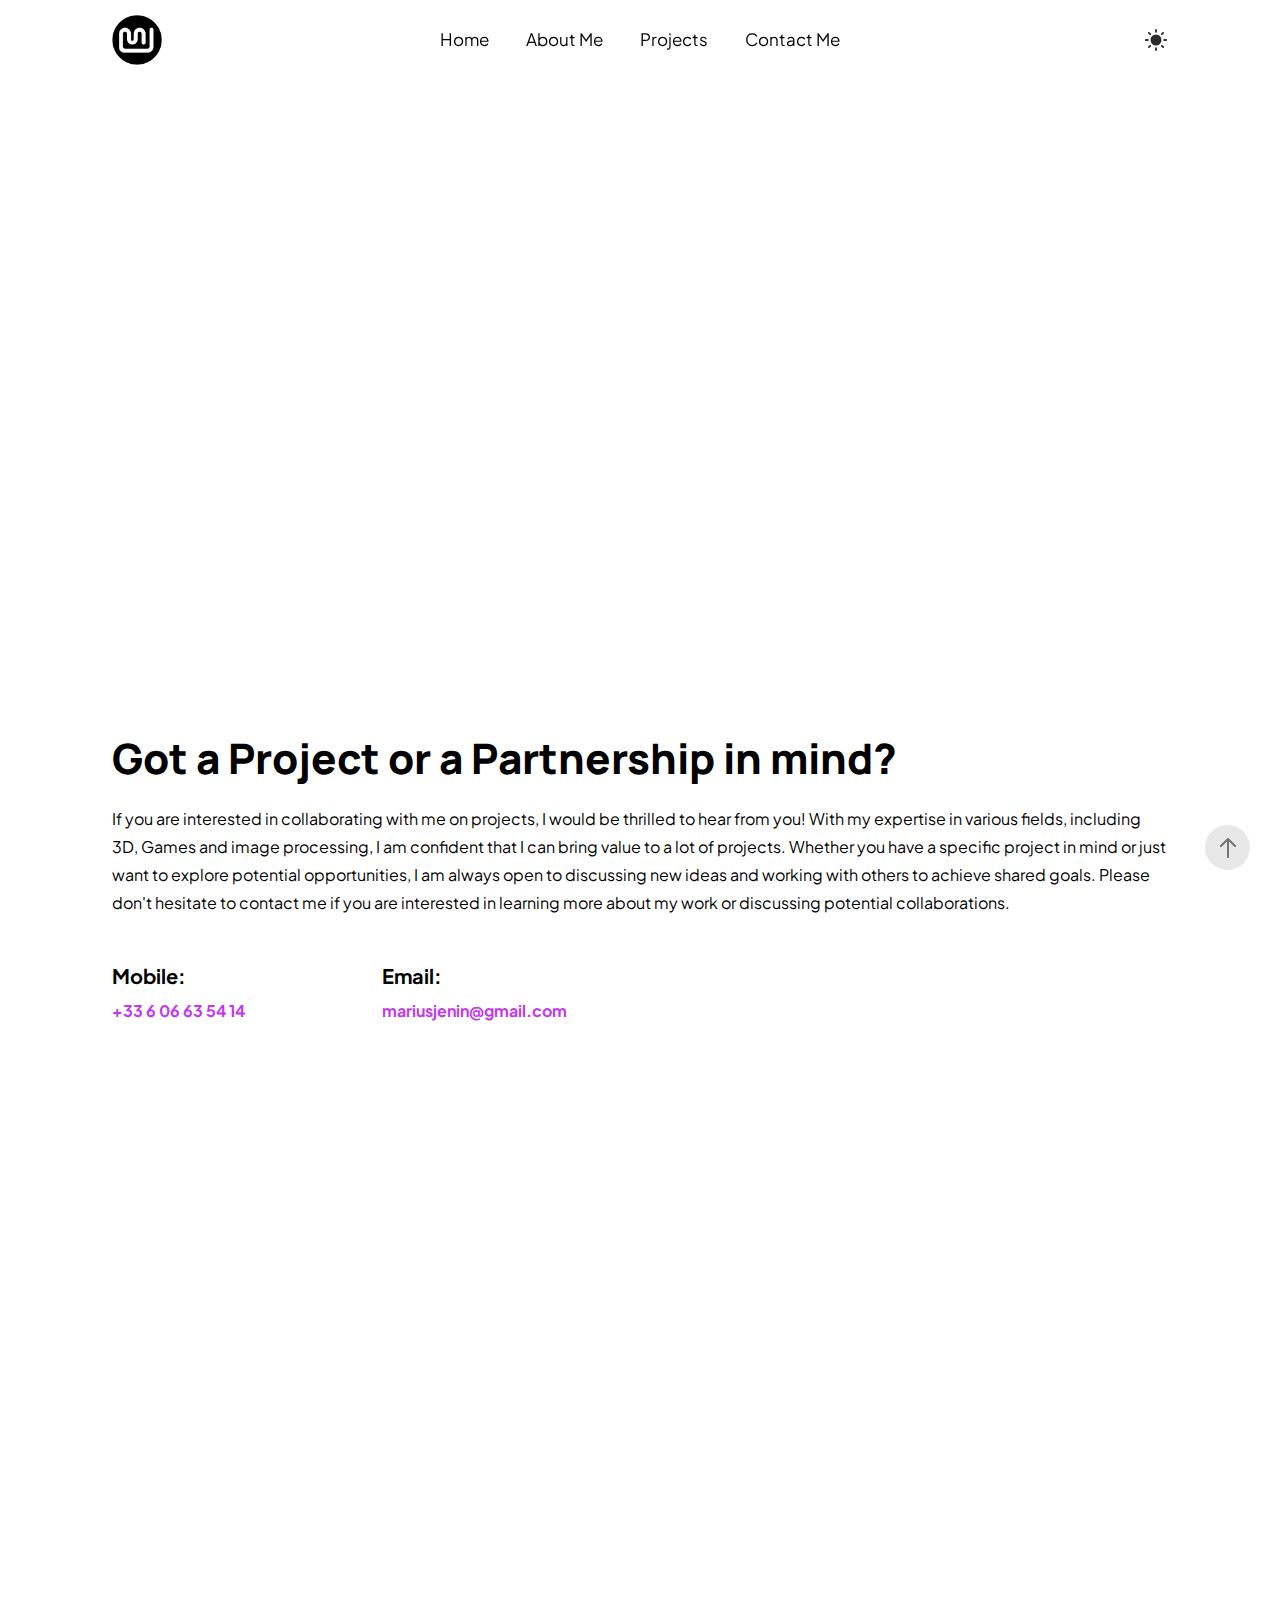
<file: contact.html>
<!DOCTYPE html>
<html lang="en">

<head>
    <meta charset="UTF-8">
    <meta http-equiv="X-UA-Compatible" content="IE=edge">
    <meta name="viewport" content="width=device-width, initial-scale=1.0">
    <title>Marius JENIN - Contact</title>
    <!--================= Favicon =================-->
    <link rel="shortcut icon" type="image/x-icon" href="assets/images/favicon.png">
    <!--================= Magnific Popup CSS =================-->
    <link rel="stylesheet" href="assets/css/vendor/bootstrap.min.css">
    <!--================= Magnific Popup CSS =================-->
    <link rel="stylesheet" href="assets/css/vendor/fontawesome-5.css">
    <!--================= Base CSS =================-->
    <link rel="stylesheet" href="assets/css/vendor/magnific-popup.css">
    <!--================= Inline CSS =================-->
    <link rel="stylesheet" href="assets/css/vendor/plyr.css">
    <!--================= Fontello CSS =================-->
    <link rel="stylesheet" href="assets/css/vendor/socicon.css">
    <!--================= Widgets CSS =================-->
    <link rel="stylesheet" href="assets/css/vendor/swiper.min.css">
    <!--================= Style CSS =================-->
    <link rel="stylesheet" href="assets/css/style.css">
</head>

<body data-theme="light" data-menu="fixed" data-footer-effect="on" data-footer-corners="on">
    <!--================= Header One Start =================-->
    <!--================= Sticky Menu Start Here =================-->
    <div class="main-header js-main-header auto-hide-header full-width menu-center header--sticky" data-blur="on">
        <div class="main-header__layout">
            <div class="container">
                <div class="main-header__inner p-none">
                    <div class="main-header__logo">
                        <div class="logo-dark">
                            <a href="index.html">
                                <img src="assets/images/logo/logo_light.png" alt="MJ">
                            </a>
                        </div>
                        <div class="logo-light">
                            <a href="index.html">
                                <img src="assets/images/logo/logo_dark.png" alt="MJ">
                            </a>
                        </div>
                    </div>

                    <nav class="main-header__nav js-main-header__nav main-header__default" id="header_container" aria-labelledby="primary-menu"></nav>

                    <div class="menuTrigger"></div>
                    <div class="main-header--widgets">
                        <div class="ms_theme_mode">
                            <div class="ms_tm--inner">
                                <div class="theme-toggle" id="theme-toggle">
                                    <input type="checkbox" id="switcher" class="check" checked="">
                                    <svg class="sun-and-moon" aria-hidden="true" width="24" height="24" viewBox="0 0 24 24">
                                        <mask class="moon" id="moon-mask">
                                            <rect x="0" y="0" width="100%" height="100%" fill="white"></rect>
                                            <circle cx="24" cy="10" r="6" fill="black"></circle>
                                        </mask>
                                        <circle class="sun" cx="12" cy="12" r="6" mask="url(#moon-mask)" fill="currentColor">
                                        </circle>
                                        <g class="sun-beams" stroke="currentColor">
                                            <line x1="12" y1="1" x2="12" y2="3"></line>
                                            <line x1="12" y1="21" x2="12" y2="23"></line>
                                            <line x1="4.22" y1="4.22" x2="5.64" y2="5.64"></line>
                                            <line x1="18.36" y1="18.36" x2="19.78" y2="19.78"></line>
                                            <line x1="1" y1="12" x2="3" y2="12"></line>
                                            <line x1="21" y1="12" x2="23" y2="12"></line>
                                            <line x1="4.22" y1="19.78" x2="5.64" y2="18.36"></line>
                                            <line x1="18.36" y1="5.64" x2="19.78" y2="4.22"></line>
                                        </g>
                                    </svg>
                                </div>
                            </div>
                        </div>
                    </div>

                    <button class="main-header__nav-trigger js-main-header__nav-trigger menu-default" aria-label="Toggle menu" aria-expanded="false" aria-controls="main-header-nav">
                        <span>Menu</span>
                        <i class="main-header__nav-trigger-icon" aria-hidden="true"></i>
                    </button>

                </div>
            </div>
        </div>
    </div>
    <!--================= Header End Here =================-->
    <!--================= Header One End =================-->
    <!--================= Mobile Menu Start Here =================-->

    <!--================= Mobile Menu Start Here =================-->

    <main class="ms-main">
        <div class="ms-page-content">
            <!--================= Banner Area Start =================-->
            <div class="contact-map-area">
                <div class="container">
                    <div class="row">

                        <div class="col-12">
                            <div class="contact-map-area-fluid">
                                <iframe class="contact-map" src="https://www.google.com/maps/embed?pb=!1m14!1m12!1m3!1d34626.33322154513!2d3.8846430941586463!3d43.610952652163!2m3!1f0!2f0!3f0!3m2!1i1024!2i768!4f13.1!5e0!3m2!1sfr!2sfr!4v1683149213988!5m2!1sfr!2sfr" style="border:0;" allowfullscreen="" loading="lazy" referrerpolicy="no-referrer-when-downgrade">
                                </iframe>
                            </div>
                        </div>
                    </div>
                </div>
            </div>
            <!--================= Banner Area End =================-->

            <!--================= Contact Area Start =================-->
            <div class="contact-area contact">
                <div class="container">
                    <div class="contact-area-inner">
                        <div class="row">
                            <div class="col-lg-12">
                                <div class="content">
                                    <h2 class="title">Got a Project or a Partnership in mind?</h2>
                                    <p class="desc">
                                        If you are interested in collaborating with me on projects, I would be thrilled
                                        to hear from you! With my expertise in various fields, including 3D, Games and
                                        image processing, I am confident that I can bring value to a lot of projects.
                                        Whether you have a specific project in mind or just want to explore potential
                                        opportunities, I am always open to discussing new ideas and working with others
                                        to achieve shared goals. Please don't hesitate to contact me if you are
                                        interested in learning more about my work or discussing potential collaborations.
                                    </p>
                                </div>
                                <div class="row contact">
                                    <div class="col-sm-6 col-xl-3 phone">
                                        <div class="fw-bold fs-5 my-2">Mobile:</div>
                                        <div><a href = "tel:+33606635414"><b>+33 6 06 63 54 14</b></a></div>
                                    </div>
                                    <div class="col-sm-6 col-xl-3 email">
                                        <div class="fw-bold fs-5 my-2">Email:</div>
                                        <div><a href = "mailto: mariusjenin@gmail.com"><b>mariusjenin@gmail.com</b></a></div>
                                    </div>
                                </div>
                            </div>
                        </div>
                    </div>
                </div>
            </div>
            <!--================= Contact Area End =================-->
        </div>
    </main>

    <!--================= Footer Area Start Here =================-->
    <footer id="footer_container" class="ms-footer ms-footer--template"></footer>
    <!--================= Footer Area End Here =================-->

    <!--================= Script Start Here =================-->
    <div class="back-to-top js-back-to-top">
        <div class="ms-btt--inner">
            <svg class="ms-btt-i" enable-background="new 0 0 96 96" height="96px" id="arrow_up" version="1.1" viewBox="0 0 96 96" width="96px" xml:space="preserve" xmlns="http://www.w3.org/2000/svg" xmlns:xlink="http://www.w3.org/1999/xlink">
                <path d="M52,84V21.656l21.457,21.456c1.561,1.562,4.095,1.562,5.656,0.001c1.562-1.562,1.562-4.096,0-5.658L50.829,9.172l0,0  c-0.186-0.186-0.391-0.352-0.609-0.498c-0.101-0.067-0.21-0.114-0.315-0.172c-0.124-0.066-0.242-0.142-0.373-0.195  c-0.135-0.057-0.275-0.089-0.415-0.129c-0.111-0.033-0.216-0.076-0.331-0.099C48.527,8.027,48.264,8,48.001,8l0,0  c-0.003,0-0.006,0.001-0.009,0.001c-0.259,0.001-0.519,0.027-0.774,0.078c-0.12,0.024-0.231,0.069-0.349,0.104  c-0.133,0.039-0.268,0.069-0.397,0.123c-0.139,0.058-0.265,0.136-0.396,0.208c-0.098,0.054-0.198,0.097-0.292,0.159  c-0.221,0.146-0.427,0.314-0.614,0.501L16.889,37.456c-1.562,1.562-1.562,4.095-0.001,5.657c1.562,1.562,4.094,1.562,5.658,0  L44,21.657V84c0,2.209,1.791,4,4,4S52,86.209,52,84z"></path>
            </svg>
        </div>
    </div>

    <!--================= jquery latest version =================-->
    <script src="assets/js/vendor/jquery.min.js"></script>
    <!--================= Load Header Footer =================-->
    <script src="assets/js/load_header_footer.js"></script>
    <!--================= fslightbox JS =================-->
    <script src="assets/js/vendor/fslightbox.js"></script>
    <!--================= Gsap JS =================-->
    <script src="assets/js/vendor/gsap.min.js"></script>
    <!--================= Isotop pkgd JS =================-->
    <script src="assets/js/vendor/isotope.pkgd.min.js"></script>
    <!--================= Isotop pkgd JS =================-->
    <script src="assets/js/vendor/imagesloaded.pkgd.min.js"></script>
    <!--================= Jarallax Video JS =================-->
    <script src="assets/js/vendor/jarallax-video.min.js"></script>
    <!--================= Jarallax JS =================-->
    <script src="assets/js/vendor/jarallax.min.js"></script>
    <!--================= Gallery JS =================-->
    <script src="assets/js/vendor/jquery.justifiedGallery.min.js"></script>
    <!--================= Miodernizr JS =================-->
    <script src="assets/js/vendor/modernizr.js"></script>
    <!--================= Plyr JS =================-->
    <script src="assets/js/vendor/plyr.js"></script>
    <!--================= Swiper Bundle JS =================-->
    <script src="assets/js/vendor/swiper-bundle.min.js"></script>
    <!--================= Bootstrap JS =================-->
    <script src="assets/js/vendor/bootstrap.min.js"></script>
    <!--================= Video JS =================-->
    <script src="assets/js/vendor/video-background.js"></script>
    <!--================= Main JS =================-->
    <script src="assets/js/main.js"></script>
    <!--================= Script End Here =================-->
    <script></script>
</body>

</html>
</file>
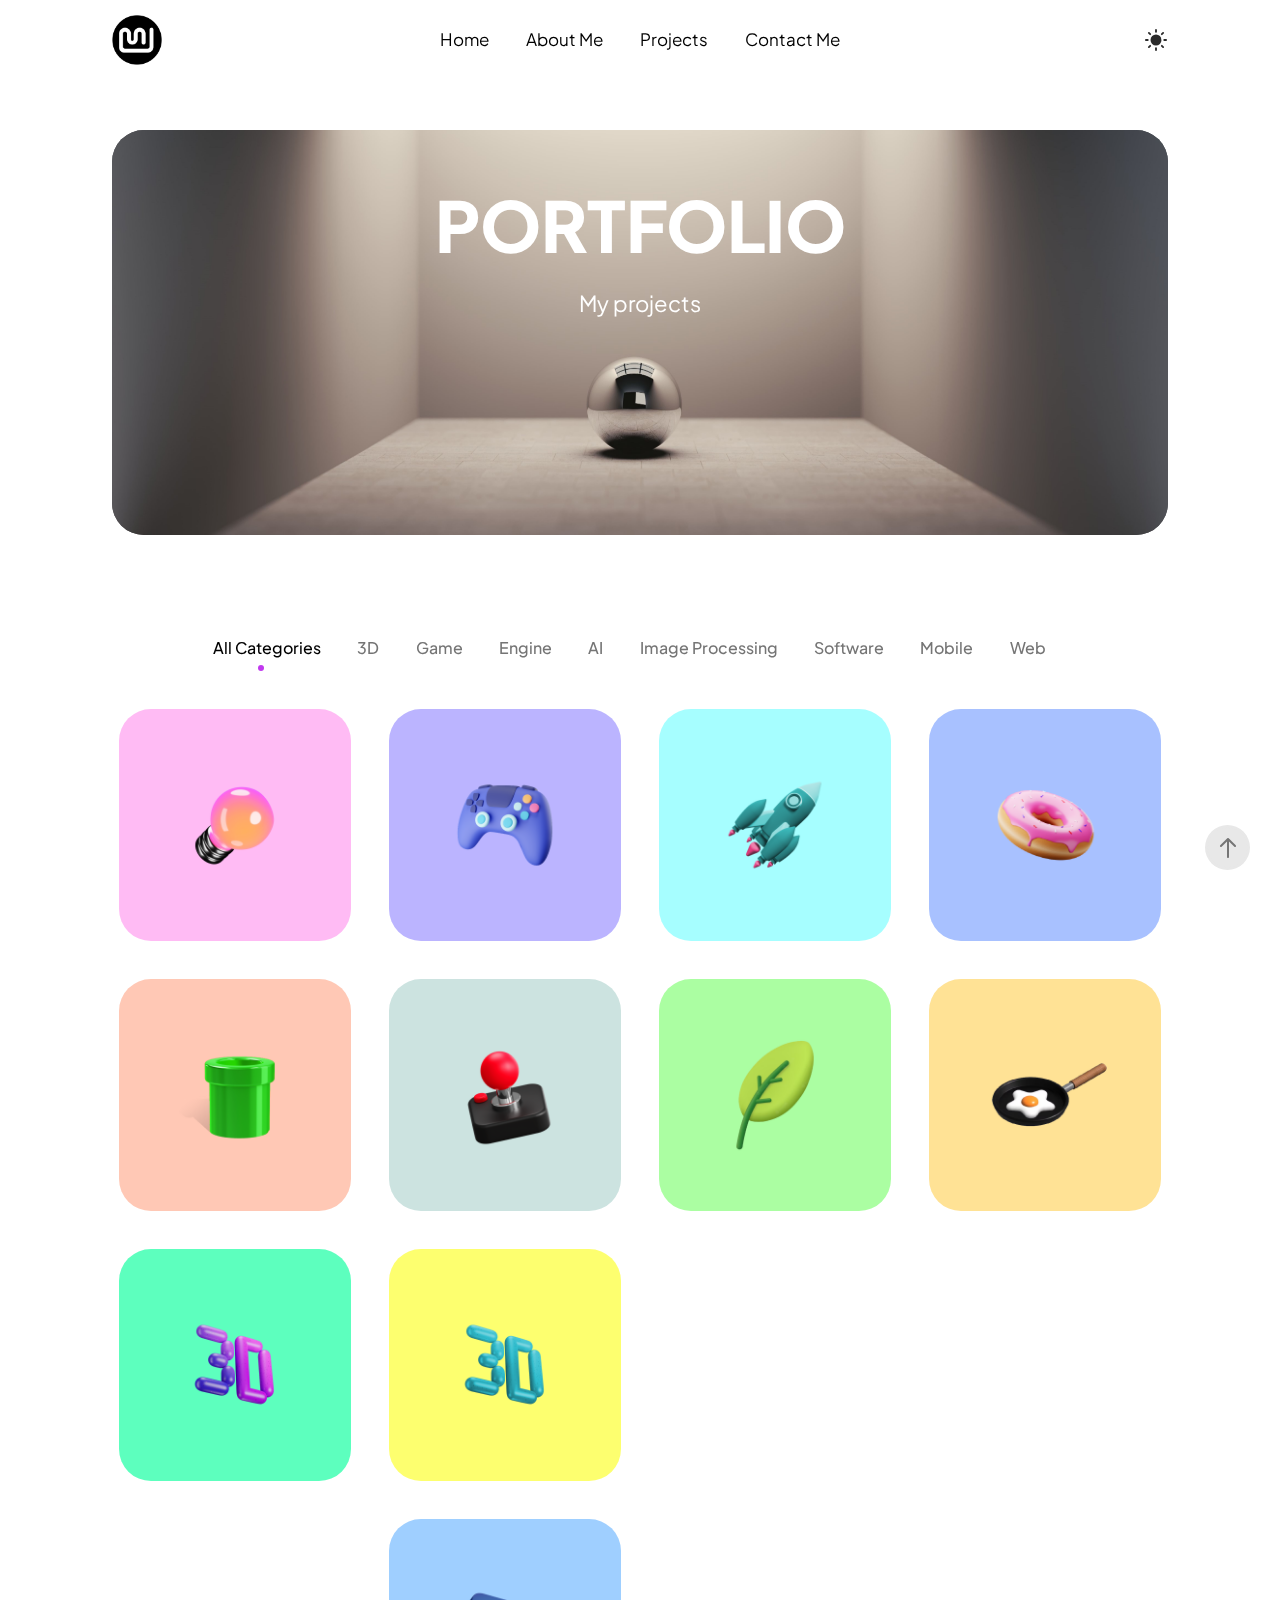
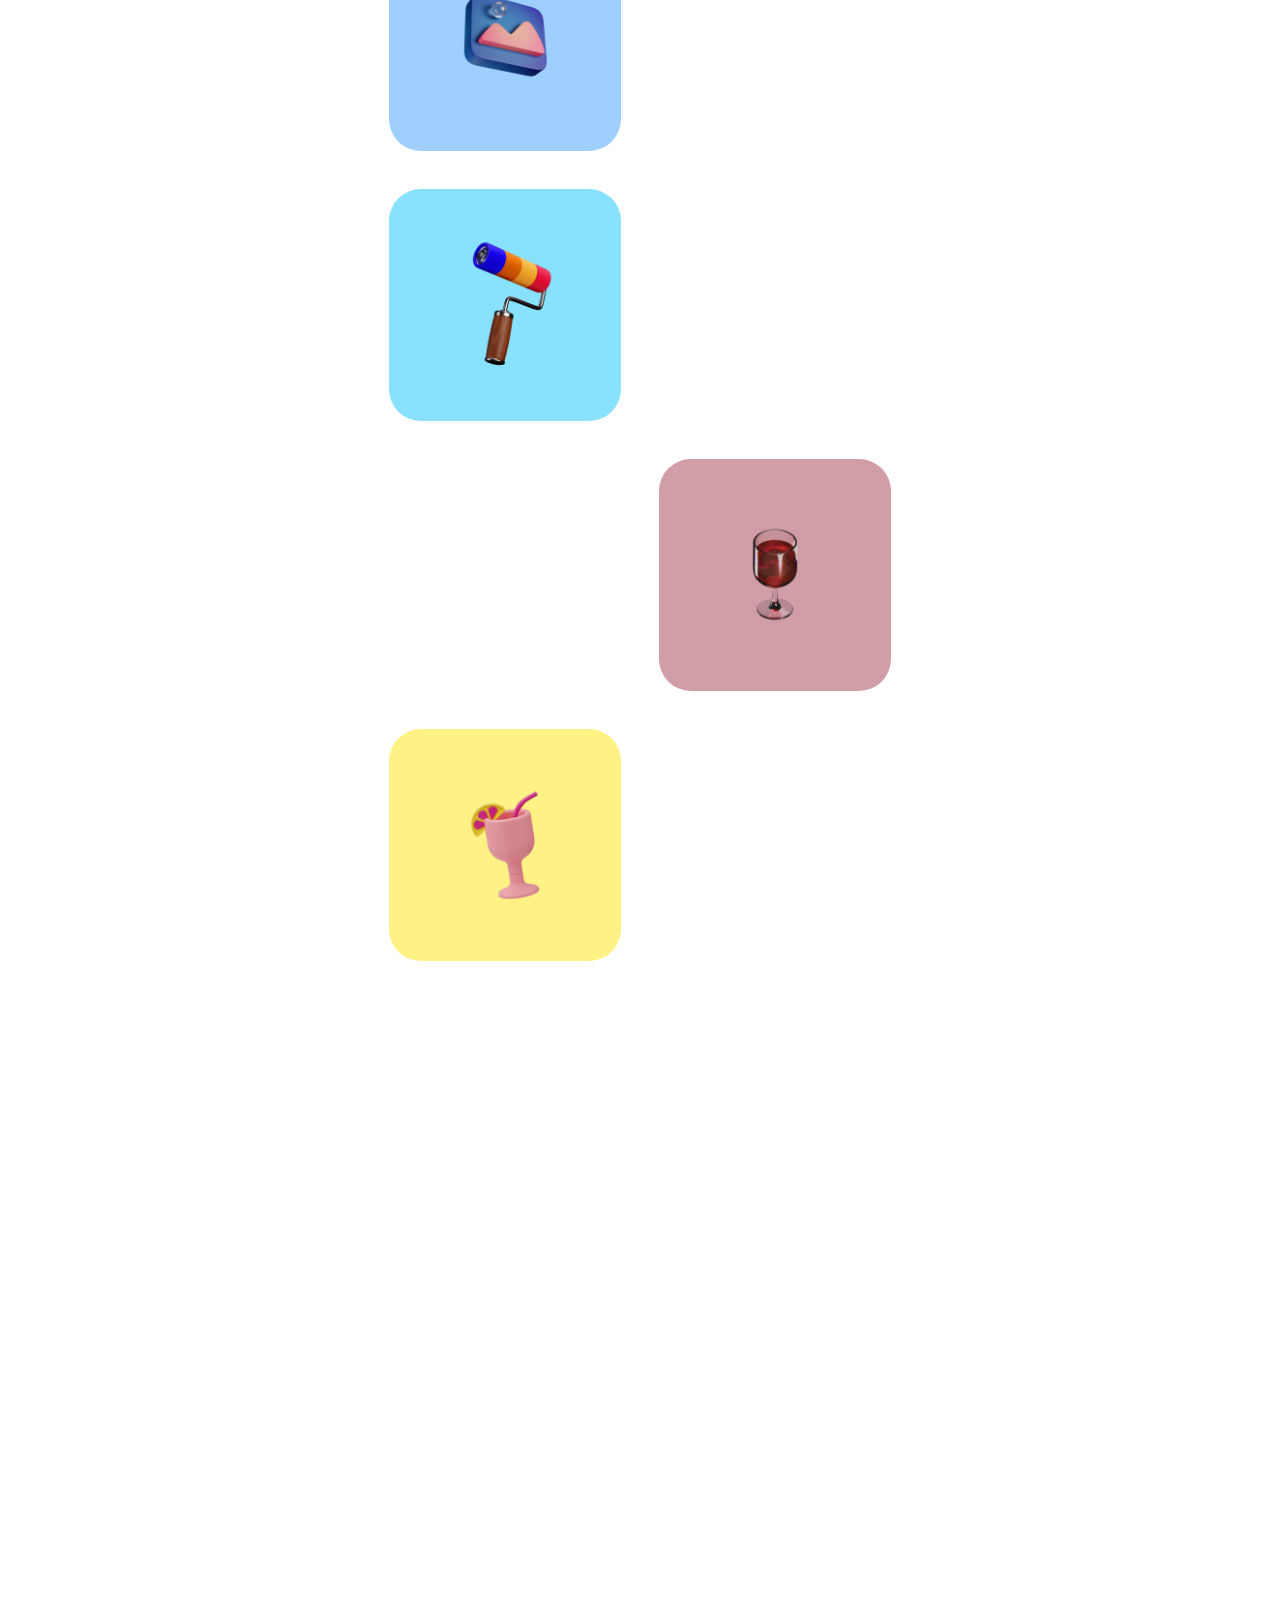
<file: projects.html>
<!DOCTYPE html>
<html lang="en">

<head>
    <meta charset="UTF-8">
    <meta http-equiv="X-UA-Compatible" content="IE=edge">
    <meta name="viewport" content="width=device-width, initial-scale=1.0">
    <title>Marius JENIN - Portfolio</title>
    <!--================= Favicon =================-->
    <link rel="shortcut icon" type="image/x-icon" href="assets/images/favicon.png">
    <!--================= Magnific Popup CSS =================-->
    <link rel="stylesheet" href="assets/css/vendor/bootstrap.min.css">
    <!--================= Magnific Popup CSS =================-->
    <link rel="stylesheet" href="assets/css/vendor/fontawesome-5.css">
    <!--================= Base CSS =================-->
    <link rel="stylesheet" href="assets/css/vendor/magnific-popup.css">
    <!--================= Inline CSS =================-->
    <link rel="stylesheet" href="assets/css/vendor/plyr.css">
    <!--================= Fontello CSS =================-->
    <link rel="stylesheet" href="assets/css/vendor/socicon.css">
    <!--================= Widgets CSS =================-->
    <link rel="stylesheet" href="assets/css/vendor/swiper.min.css">
    <!--================= Style CSS =================-->
    <link rel="stylesheet" href="assets/css/style.css">
</head>

<body class="masonry" data-theme="light" data-menu="fixed" data-footer-effect="on" data-footer-corners="on">
    <!--================= Header One Start =================-->
    <!--================= Sticky Menu Start Here =================-->
    <div class="main-header js-main-header auto-hide-header full-width menu-center header--sticky" data-blur="on">
        <div class="main-header__layout">
            <div class="container">
                <div class="main-header__inner p-none">
                    <div class="main-header__logo">
                        <div class="logo-dark">
                            <a href="index">
                                <img src="assets/images/logo/logo_light.png" alt="MJ">
                            </a>
                        </div>
                        <div class="logo-light">
                            <a href="index">
                                <img src="assets/images/logo/logo_dark.png" alt="MJ">
                            </a>
                        </div>
                    </div>

                    <nav class="main-header__nav js-main-header__nav main-header__default" id="header_container" aria-labelledby="primary-menu"></nav>

                    <div class="menuTrigger"></div>
                    <div class="main-header--widgets">
                        <div class="ms_theme_mode">
                            <div class="ms_tm--inner">
                                <div class="theme-toggle" id="theme-toggle">
                                    <input type="checkbox" id="switcher" class="check" checked="">
                                    <svg class="sun-and-moon" aria-hidden="true" width="24" height="24" viewBox="0 0 24 24">
                                        <mask class="moon" id="moon-mask">
                                            <rect x="0" y="0" width="100%" height="100%" fill="white"></rect>
                                            <circle cx="24" cy="10" r="6" fill="black"></circle>
                                        </mask>
                                        <circle class="sun" cx="12" cy="12" r="6" mask="url(#moon-mask)" fill="currentColor">
                                        </circle>
                                        <g class="sun-beams" stroke="currentColor">
                                            <line x1="12" y1="1" x2="12" y2="3"></line>
                                            <line x1="12" y1="21" x2="12" y2="23"></line>
                                            <line x1="4.22" y1="4.22" x2="5.64" y2="5.64"></line>
                                            <line x1="18.36" y1="18.36" x2="19.78" y2="19.78"></line>
                                            <line x1="1" y1="12" x2="3" y2="12"></line>
                                            <line x1="21" y1="12" x2="23" y2="12"></line>
                                            <line x1="4.22" y1="19.78" x2="5.64" y2="18.36"></line>
                                            <line x1="18.36" y1="5.64" x2="19.78" y2="4.22"></line>
                                        </g>
                                    </svg>
                                </div>
                            </div>
                        </div>
                    </div>

                    <button class="main-header__nav-trigger js-main-header__nav-trigger menu-default" aria-label="Toggle menu" aria-expanded="false" aria-controls="main-header-nav">
                        <span>Menu</span>
                        <i class="main-header__nav-trigger-icon" aria-hidden="true"></i>
                    </button>

                </div>
            </div>
        </div>
    </div>
    <!--================= Header End Here =================-->
    <!--================= Header One End =================-->
    <!--================= Mobile Menu Start Here =================-->

    <main class="ms-main single">
        <div class="ms-page-content main-isotop">
            <div class="container">
                <section class="ms-hero project">
                    <div class="ms-parallax jarallax-img" data-speed="0.7" data-type="scale">
                        <div class="ms-hc">
                            <div class="ms-hc--inner">
                                <h1 class="ms-hero-title">Portfolio </h1>
                                <p class="ms-hero-subtitle">My projects</p>
                            </div>
                        </div>
                    </div>
                </section>
            </div>
        </div>
        <div class="ms-portfolio-filter-area  project">
            <div class="container">
                <div class="button-group portfolio-filter filters-button-group">
                    <button class="button is-checked" data-filter="*">All Categories</button>
                    <button class="button" data-filter=".3d">3D</button>
                    <button class="button" data-filter=".game">Game</button>
                    <button class="button" data-filter=".engine">Engine</button>
                    <button class="button" data-filter=".ai">AI</button>
                    <button class="button" data-filter=".image_processing">Image Processing</button>
                    <button class="button" data-filter=".software">Software</button>
                    <button class="button" data-filter=".mobile">Mobile</button>
                    <button class="button" data-filter=".web">Web</button>
                </div>
                <div class="portfolio_wrap">
                    <div id="portfolio_content" class="filter grid-masonary row ms-masonry-gallery portfolio-feed">

                    </div>
                </div>
            </div>
        </div>

        <!-- Portfolio End -->
    </main>

    <!--================= Footer Area Start Here =================-->
    <footer id="footer_container" class="ms-footer ms-footer--template"></footer>
    <!--================= Footer Area End Here =================-->

    <!--================= Script Start Here =================-->
    <div class="back-to-top js-back-to-top">
        <div class="ms-btt--inner">
            <svg class="ms-btt-i" enable-background="new 0 0 96 96" height="96px" id="arrow_up" version="1.1" viewBox="0 0 96 96" width="96px" xml:space="preserve" xmlns="http://www.w3.org/2000/svg" xmlns:xlink="http://www.w3.org/1999/xlink">
                <path d="M52,84V21.656l21.457,21.456c1.561,1.562,4.095,1.562,5.656,0.001c1.562-1.562,1.562-4.096,0-5.658L50.829,9.172l0,0  c-0.186-0.186-0.391-0.352-0.609-0.498c-0.101-0.067-0.21-0.114-0.315-0.172c-0.124-0.066-0.242-0.142-0.373-0.195  c-0.135-0.057-0.275-0.089-0.415-0.129c-0.111-0.033-0.216-0.076-0.331-0.099C48.527,8.027,48.264,8,48.001,8l0,0  c-0.003,0-0.006,0.001-0.009,0.001c-0.259,0.001-0.519,0.027-0.774,0.078c-0.12,0.024-0.231,0.069-0.349,0.104  c-0.133,0.039-0.268,0.069-0.397,0.123c-0.139,0.058-0.265,0.136-0.396,0.208c-0.098,0.054-0.198,0.097-0.292,0.159  c-0.221,0.146-0.427,0.314-0.614,0.501L16.889,37.456c-1.562,1.562-1.562,4.095-0.001,5.657c1.562,1.562,4.094,1.562,5.658,0  L44,21.657V84c0,2.209,1.791,4,4,4S52,86.209,52,84z"></path>
            </svg>
        </div>
    </div>

    <!--================= jquery latest version =================-->
    <script src="assets/js/vendor/jquery.min.js"></script>
    <!--================= Load Header Footer =================-->
    <script src="assets/js/load_header_footer.js"></script>
    <!--================= Select Portfolio Category =================-->
    <script src="assets/js/load_portfolio.js"></script>
    <!--================= fslightbox JS =================-->
    <script src="assets/js/vendor/fslightbox.js"></script>
    <!--================= Gsap JS =================-->
    <script src="assets/js/vendor/gsap.min.js"></script>
    <!--================= Isotop pkgd JS =================-->
    <script src="assets/js/vendor/isotope.pkgd.min.js"></script>
    <!--================= Isotop pkgd JS =================-->
    <script src="assets/js/vendor/imagesloaded.pkgd.min.js"></script>
    <!--================= Jarallax Video JS =================-->
    <script src="assets/js/vendor/jarallax-video.min.js"></script>
    <!--================= Jarallax JS =================-->
    <script src="assets/js/vendor/jarallax.min.js"></script>
    <!--================= Gallery JS =================-->
    <script src="assets/js/vendor/jquery.justifiedGallery.min.js"></script>
    <!--================= Miodernizr JS =================-->
    <script src="assets/js/vendor/modernizr.js"></script>
    <!--================= Plyr JS =================-->
    <script src="assets/js/vendor/plyr.js"></script>
    <!--================= Swiper Bundle JS =================-->
    <script src="assets/js/vendor/swiper-bundle.min.js"></script>
    <!--================= Bootstrap JS =================-->
    <script src="assets/js/vendor/bootstrap.min.js"></script>
    <!--================= Video JS =================-->
    <script src="assets/js/vendor/video-background.js"></script>
    <!--================= Main JS =================-->
    <script src="assets/js/main.js"></script>
    <!--================= Select Portfolio Category =================-->
    <script src="assets/js/select_portfolio_category.js"></script>
    <!--================= Script End Here =================-->
</body>

</html>
</file>
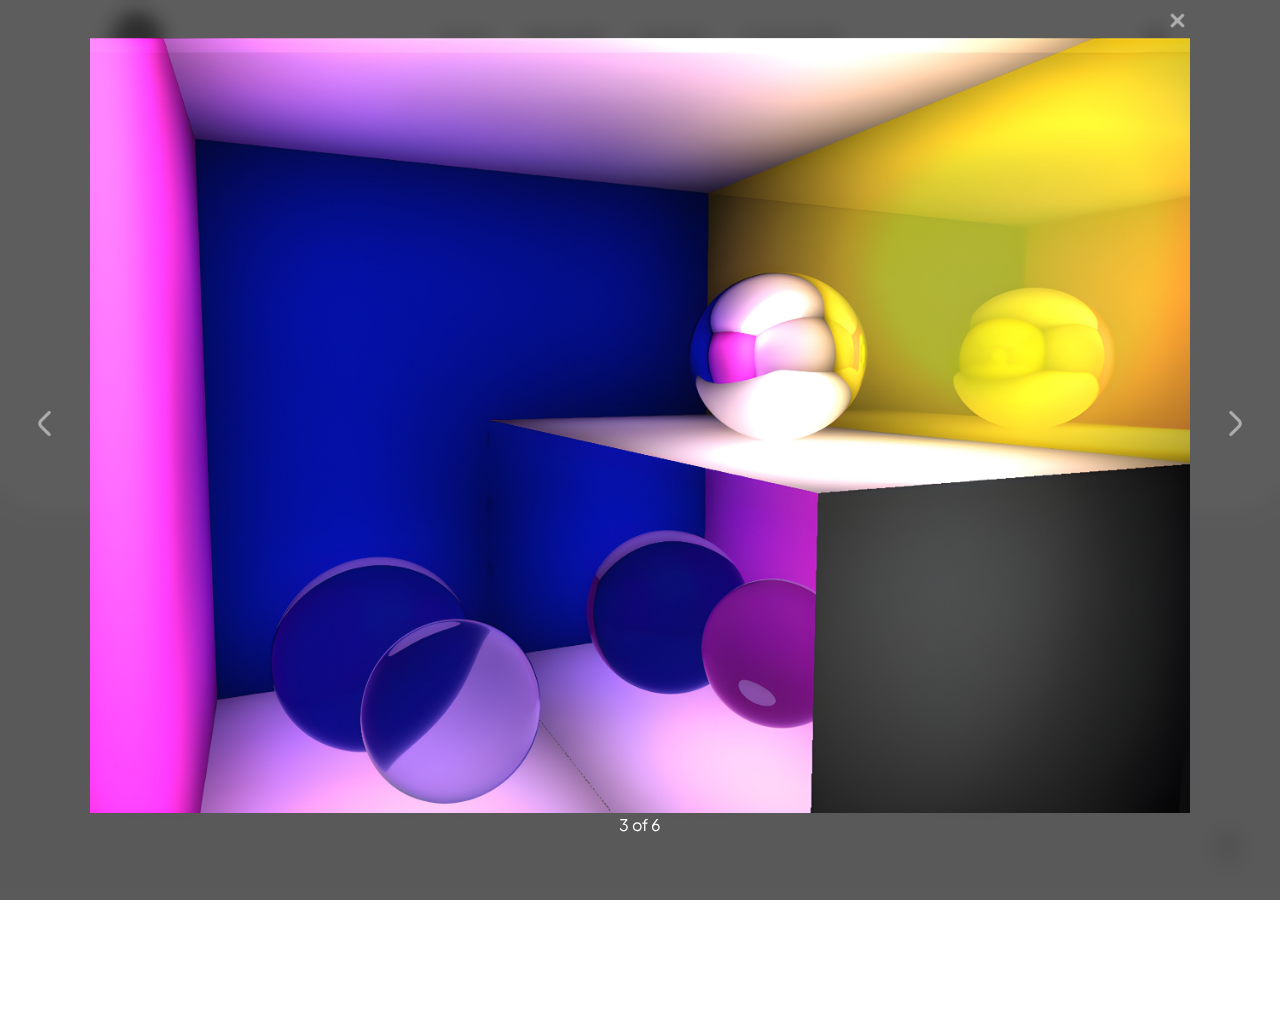
<file: test.html>
<!DOCTYPE html>
<html lang="en">

<head>
    <meta charset="UTF-8">
    <meta http-equiv="X-UA-Compatible" content="IE=edge">
    <meta name="viewport" content="width=device-width, initial-scale=1.0">
    <title>Marius JENIN - Contact</title>
    <!--================= Favicon =================-->
    <link rel="shortcut icon" type="image/x-icon" href="assets/images/favicon.png">
    <!--================= Magnific Popup CSS =================-->
    <link rel="stylesheet" href="assets/css/vendor/bootstrap.min.css">
    <!--================= Magnific Popup CSS =================-->
    <link rel="stylesheet" href="assets/css/vendor/fontawesome-5.css">
    <!--================= Base CSS =================-->
    <link rel="stylesheet" href="assets/css/vendor/magnific-popup.css">
    <!--================= Inline CSS =================-->
    <link rel="stylesheet" href="assets/css/vendor/plyr.css">
    <!--================= Fontello CSS =================-->
    <link rel="stylesheet" href="assets/css/vendor/socicon.css">
    <!--================= Widgets CSS =================-->
    <link rel="stylesheet" href="assets/css/vendor/swiper.min.css">
    <!--================= Style CSS =================-->
    <link rel="stylesheet" href="assets/css/style.css">
</head>

<body style="width: 100%; height: 100vh; overflow: hidden" data-theme="light" data-menu="fixed" data-footer-effect="on" data-footer-corners="on">
    <!--================= Header One Start =================-->
    <!--================= Sticky Menu Start Here =================-->
    <div class="main-header js-main-header auto-hide-header full-width menu-center header--sticky" data-blur="on">
        <div class="main-header__layout">
            <div class="container">
                <div class="main-header__inner p-none">
                    <div class="main-header__logo">
                        <div class="logo-dark">
                            <a href="index.html">
                                <img src="assets/images/logo/logo_light.png" alt="MJ">
                            </a>
                        </div>
                        <div class="logo-light">
                            <a href="index.html">
                                <img src="assets/images/logo/logo_dark.png" alt="MJ">
                            </a>
                        </div>
                    </div>

                    <nav class="main-header__nav js-main-header__nav main-header__default" id="header_container" aria-labelledby="primary-menu"></nav>

                    <div class="menuTrigger"></div>
                    <div class="main-header--widgets">
                        <div class="ms_theme_mode">
                            <div class="ms_tm--inner">
                                <div class="theme-toggle" id="theme-toggle">
                                    <input type="checkbox" id="switcher" class="check" checked="">
                                    <svg class="sun-and-moon" aria-hidden="true" width="24" height="24" viewBox="0 0 24 24">
                                        <mask class="moon" id="moon-mask">
                                            <rect x="0" y="0" width="100%" height="100%" fill="white"></rect>
                                            <circle cx="24" cy="10" r="6" fill="black"></circle>
                                        </mask>
                                        <circle class="sun" cx="12" cy="12" r="6" mask="url(#moon-mask)" fill="currentColor">
                                        </circle>
                                        <g class="sun-beams" stroke="currentColor">
                                            <line x1="12" y1="1" x2="12" y2="3"></line>
                                            <line x1="12" y1="21" x2="12" y2="23"></line>
                                            <line x1="4.22" y1="4.22" x2="5.64" y2="5.64"></line>
                                            <line x1="18.36" y1="18.36" x2="19.78" y2="19.78"></line>
                                            <line x1="1" y1="12" x2="3" y2="12"></line>
                                            <line x1="21" y1="12" x2="23" y2="12"></line>
                                            <line x1="4.22" y1="19.78" x2="5.64" y2="18.36"></line>
                                            <line x1="18.36" y1="5.64" x2="19.78" y2="4.22"></line>
                                        </g>
                                    </svg>
                                </div>
                            </div>
                        </div>
                    </div>

                    <button class="main-header__nav-trigger js-main-header__nav-trigger menu-default" aria-label="Toggle menu" aria-expanded="false" aria-controls="main-header-nav">
                        <span>Menu</span>
                        <i class="main-header__nav-trigger-icon" aria-hidden="true"></i>
                    </button>

                </div>
            </div>
        </div>
    </div>
    <!--================= Header End Here =================-->
    <!--================= Header One End =================-->
    <!--================= Mobile Menu Start Here =================-->

    <!--================= Mobile Menu Start Here =================-->

    <main class="ms-main">
        <div class="ms-page-content">
            <!--================= Contact Area Start =================-->
            <div class="contact-area contact">
                <div class="container">
                    <div class="contact-area-inner">
                        <div class="row">
                            <div class="col-lg-12">
                                <div class="content">
                                    <h2 class="title">Got a Project or a Partnership in mind?</h2>
                                    <p class="desc">
                                        If you are interested in collaborating with me on projects, I would be thrilled
                                        to hear from you! With my expertise in various fields, including 3D, Games and
                                        image processing, I am confident that I can bring value to a lot of projects.
                                        Whether you have a specific project in mind or just want to explore potential
                                        opportunities, I am always open to discussing new ideas and working with others
                                        to achieve shared goals. Please don't hesitate to contact me if you are
                                        interested in learning more about my work or discussing potential collaborations.
                                    </p>
                                </div>
                                <div class="row contact">
                                    <div class="col-sm-6 col-xl-3 phone">
                                        <div class="fw-bold fs-5 my-2">Mobile:</div>
                                        <div><a href = "tel:+33606635414"><b>+33 6 06 63 54 14</b></a></div>
                                    </div>
                                    <div class="col-sm-6 col-xl-3 email">
                                        <div class="fw-bold fs-5 my-2">Email:</div>
                                        <div><a href = "mailto: mariusjenin@gmail.com"><b>mariusjenin@gmail.com</b></a></div>
                                    </div>
                                </div>
                            </div>
                        </div>
                    </div>
                </div>
            </div>
            <!--================= Contact Area End =================-->
        </div>
    </main>

    <!--================= Footer Area Start Here =================-->
    <footer id="footer_container" class="ms-footer ms-footer--template"></footer>
    <!--================= Footer Area End Here =================-->

    <!--================= Script Start Here =================-->
    <div class="back-to-top js-back-to-top">
        <div class="ms-btt--inner">
            <svg class="ms-btt-i" enable-background="new 0 0 96 96" height="96px" id="arrow_up" version="1.1" viewBox="0 0 96 96" width="96px" xml:space="preserve" xmlns="http://www.w3.org/2000/svg" xmlns:xlink="http://www.w3.org/1999/xlink">
                <path d="M52,84V21.656l21.457,21.456c1.561,1.562,4.095,1.562,5.656,0.001c1.562-1.562,1.562-4.096,0-5.658L50.829,9.172l0,0  c-0.186-0.186-0.391-0.352-0.609-0.498c-0.101-0.067-0.21-0.114-0.315-0.172c-0.124-0.066-0.242-0.142-0.373-0.195  c-0.135-0.057-0.275-0.089-0.415-0.129c-0.111-0.033-0.216-0.076-0.331-0.099C48.527,8.027,48.264,8,48.001,8l0,0  c-0.003,0-0.006,0.001-0.009,0.001c-0.259,0.001-0.519,0.027-0.774,0.078c-0.12,0.024-0.231,0.069-0.349,0.104  c-0.133,0.039-0.268,0.069-0.397,0.123c-0.139,0.058-0.265,0.136-0.396,0.208c-0.098,0.054-0.198,0.097-0.292,0.159  c-0.221,0.146-0.427,0.314-0.614,0.501L16.889,37.456c-1.562,1.562-1.562,4.095-0.001,5.657c1.562,1.562,4.094,1.562,5.658,0  L44,21.657V84c0,2.209,1.791,4,4,4S52,86.209,52,84z"></path>
            </svg>
        </div>
    </div>

    <!--================= jquery latest version =================-->
    <script src="assets/js/vendor/jquery.min.js"></script>
    <!--================= Load Header Footer =================-->
    <script src="assets/js/load_header_footer.js"></script>
    <!--================= fslightbox JS =================-->
    <script src="assets/js/vendor/fslightbox.js"></script>
    <!--================= Gsap JS =================-->
    <script src="assets/js/vendor/gsap.min.js"></script>
    <!--================= Isotop pkgd JS =================-->
    <script src="assets/js/vendor/isotope.pkgd.min.js"></script>
    <!--================= Isotop pkgd JS =================-->
    <script src="assets/js/vendor/imagesloaded.pkgd.min.js"></script>
    <!--================= Jarallax Video JS =================-->
    <script src="assets/js/vendor/jarallax-video.min.js"></script>
    <!--================= Jarallax JS =================-->
    <script src="assets/js/vendor/jarallax.min.js"></script>
    <!--================= Gallery JS =================-->
    <script src="assets/js/vendor/jquery.justifiedGallery.min.js"></script>
    <!--================= Miodernizr JS =================-->
    <script src="assets/js/vendor/modernizr.js"></script>
    <!--================= Plyr JS =================-->
    <script src="assets/js/vendor/plyr.js"></script>
    <!--================= Swiper Bundle JS =================-->
    <script src="assets/js/vendor/swiper-bundle.min.js"></script>
    <!--================= Bootstrap JS =================-->
    <script src="assets/js/vendor/bootstrap.min.js"></script>
    <!--================= Video JS =================-->
    <script src="assets/js/vendor/video-background.js"></script>
    <!--================= Main JS =================-->
    <script src="assets/js/main.js"></script>
    <!--================= Script End Here =================-->
    <script></script>
    <div id="modal_window" class="">
        <div onclick="console.log('aaa')" id="modal_window_bg"></div>
        <div id="modal_content" class="d-flex flex-row align-items-center justify-content-between py-2">
            <div class="btn_modal text-center">
                <img src="assets/images/modal/left.png" class="icon_btn_modal" alt="left btn">
            </div>
            <figure class="d-flex flex-column justify-content-center figure_modal">
                <div class="btn_leave_modal">
                    <img src="assets/images/modal/cross.png" class="icon_btn_modal icon_btn_leave_modal" alt="leave modal">
                </div>
                <img src="assets/projects/photonear/render_1.png" id="img_modal" alt="modal image">
                <figcaption class="text-center text-white figure_caption">3 of 6</figcaption>
            </figure>
            <div class="btn_modal text-center">
                <img src="assets/images/modal/right.png" class="icon_btn_modal" alt="left btn">
            </div>
        </div>
    </div>
</body>

</html>
</file>
<file: assets/css/vendor/plyr.css>
@charset "UTF-8";@-webkit-keyframes plyr-progress{to{background-position:25px 0;background-position:var(--plyr-progress-loading-size,25px) 0}}@keyframes plyr-progress{to{background-position:25px 0;background-position:var(--plyr-progress-loading-size,25px) 0}}@-webkit-keyframes plyr-popup{0%{opacity:.5;-webkit-transform:translateY(10px);transform:translateY(10px)}to{opacity:1;-webkit-transform:translateY(0);transform:translateY(0)}}@keyframes plyr-popup{0%{opacity:.5;-webkit-transform:translateY(10px);transform:translateY(10px)}to{opacity:1;-webkit-transform:translateY(0);transform:translateY(0)}}@-webkit-keyframes plyr-fade-in{0%{opacity:0}to{opacity:1}}@keyframes plyr-fade-in{0%{opacity:0}to{opacity:1}}.plyr{-moz-osx-font-smoothing:grayscale;-webkit-font-smoothing:antialiased;-webkit-box-align:center;-webkit-align-items:center;-ms-flex-align:center;align-items:center;direction:ltr;display:-webkit-box;display:-webkit-flex;display:-ms-flexbox;display:flex;-webkit-box-orient:vertical;-webkit-box-direction:normal;-webkit-flex-direction:column;-ms-flex-direction:column;flex-direction:column;font-family:inherit;font-family:var(--plyr-font-family,inherit);font-variant-numeric:tabular-nums;font-weight:400;font-weight:var(--plyr-font-weight-regular,400);line-height:1.7;line-height:var(--plyr-line-height,1.7);max-width:100%;min-width:200px;position:relative;text-shadow:none;-webkit-transition:-webkit-box-shadow .3s ease;transition:-webkit-box-shadow .3s ease;-o-transition:box-shadow .3s ease;transition:box-shadow .3s ease;transition:box-shadow .3s ease, -webkit-box-shadow .3s ease;z-index:0}.plyr audio,.plyr iframe,.plyr video{display:block;height:100%;width:100%}.plyr button{font:inherit;line-height:inherit;width:auto}.plyr:focus{outline:0}.plyr--full-ui{-webkit-box-sizing:border-box;box-sizing:border-box}.plyr--full-ui *,.plyr--full-ui :after,.plyr--full-ui :before{-webkit-box-sizing:inherit;box-sizing:inherit}.plyr--full-ui a,.plyr--full-ui button,.plyr--full-ui input,.plyr--full-ui label{-ms-touch-action:manipulation;touch-action:manipulation}.plyr__badge{background:#4a5464;background:var(--plyr-badge-background,#4a5464);border-radius:2px;border-radius:var(--plyr-badge-border-radius,2px);color:#fff;color:var(--plyr-badge-text-color,#fff);font-size:9px;font-size:var(--plyr-font-size-badge,9px);line-height:1;padding:3px 4px}.plyr--full-ui ::-webkit-media-text-track-container{display:none}.plyr__captions{-webkit-animation:plyr-fade-in .3s ease;animation:plyr-fade-in .3s ease;bottom:0;display:none;font-size:13px;font-size:var(--plyr-font-size-small,13px);left:0;padding:10px;padding:var(--plyr-control-spacing,10px);position:absolute;text-align:center;-webkit-transition:-webkit-transform .4s ease-in-out;transition:-webkit-transform .4s ease-in-out;-o-transition:transform .4s ease-in-out;transition:transform .4s ease-in-out;transition:transform .4s ease-in-out, -webkit-transform .4s ease-in-out;width:100%}.plyr__captions span:empty{display:none}@media(min-width:480px){.plyr__captions{font-size:15px;font-size:var(--plyr-font-size-base,15px);padding:20px;padding:calc(var(--plyr-control-spacing,10px)*2)}}@media(min-width:768px){.plyr__captions{font-size:18px;font-size:var(--plyr-font-size-large,18px)}}.plyr--captions-active .plyr__captions{display:block}.plyr:not(.plyr--hide-controls) .plyr__controls:not(:empty)~.plyr__captions{-webkit-transform:translateY(-40px);-ms-transform:translateY(-40px);transform:translateY(-40px);-webkit-transform:translateY(calc(var(--plyr-control-spacing,10px)*-4));-ms-transform:translateY(calc(var(--plyr-control-spacing,10px)*-4));transform:translateY(calc(var(--plyr-control-spacing,10px)*-4))}.plyr__caption{background:rgba(0,0,0,.8);background:var(--plyr-captions-background,rgba(0,0,0,.8));border-radius:2px;-webkit-box-decoration-break:clone;box-decoration-break:clone;color:#fff;color:var(--plyr-captions-text-color,#fff);line-height:185%;padding:.2em .5em;white-space:pre-wrap}.plyr__caption div{display:inline}.plyr__control{background:0 0;border:0;border-radius:3px;border-radius:var(--plyr-control-radius,3px);color:inherit;cursor:pointer;-webkit-flex-shrink:0;-ms-flex-negative:0;flex-shrink:0;overflow:visible;padding:7px;padding:calc(var(--plyr-control-spacing,10px)*.7);position:relative;-webkit-transition:all .3s ease;-o-transition:all .3s ease;transition:all .3s ease}.plyr__control svg{fill:currentColor;display:block;height:18px;height:var(--plyr-control-icon-size,18px);pointer-events:none;width:18px;width:var(--plyr-control-icon-size,18px)}.plyr__control:focus{outline:0}.plyr__control.plyr__tab-focus{outline:3px dotted #00b3ff;outline:var(--plyr-tab-focus-color,var(--plyr-color-main,var(--plyr-color-main,#00b3ff))) dotted 3px;outline-offset:2px}a.plyr__control{text-decoration:none}.plyr__control.plyr__control--pressed .icon--not-pressed,.plyr__control.plyr__control--pressed .label--not-pressed,.plyr__control:not(.plyr__control--pressed) .icon--pressed,.plyr__control:not(.plyr__control--pressed) .label--pressed,a.plyr__control:after,a.plyr__control:before{display:none}.plyr--full-ui ::-webkit-media-controls{display:none}.plyr__controls{-webkit-box-align:center;-webkit-align-items:center;-ms-flex-align:center;align-items:center;display:-webkit-box;display:-webkit-flex;display:-ms-flexbox;display:flex;-webkit-box-pack:end;-webkit-justify-content:flex-end;-ms-flex-pack:end;justify-content:flex-end;text-align:center}.plyr__controls .plyr__progress__container{-webkit-box-flex:1;-webkit-flex:1;-ms-flex:1;flex:1;min-width:0}.plyr__controls .plyr__controls__item{margin-left:2.5px;margin-left:calc(var(--plyr-control-spacing,10px)/4)}.plyr__controls .plyr__controls__item:first-child{margin-left:0;margin-right:auto}.plyr__controls .plyr__controls__item.plyr__progress__container{padding-left:2.5px;padding-left:calc(var(--plyr-control-spacing,10px)/4)}.plyr__controls .plyr__controls__item.plyr__time{padding:0 5px;padding:0 calc(var(--plyr-control-spacing,10px)/2)}.plyr__controls .plyr__controls__item.plyr__progress__container:first-child,.plyr__controls .plyr__controls__item.plyr__time+.plyr__time,.plyr__controls .plyr__controls__item.plyr__time:first-child{padding-left:0}.plyr [data-plyr=airplay],.plyr [data-plyr=captions],.plyr [data-plyr=fullscreen],.plyr [data-plyr=pip],.plyr__controls:empty{display:none}.plyr--airplay-supported [data-plyr=airplay],.plyr--captions-enabled [data-plyr=captions],.plyr--fullscreen-enabled [data-plyr=fullscreen],.plyr--pip-supported [data-plyr=pip]{display:inline-block}.plyr__menu{display:-webkit-box;display:-webkit-flex;display:-ms-flexbox;display:flex;position:relative}.plyr__menu .plyr__control svg{-webkit-transition:-webkit-transform .3s ease;transition:-webkit-transform .3s ease;-o-transition:transform .3s ease;transition:transform .3s ease;transition:transform .3s ease, -webkit-transform .3s ease}.plyr__menu .plyr__control[aria-expanded=true] svg{-webkit-transform:rotate(90deg);-ms-transform:rotate(90deg);transform:rotate(90deg)}.plyr__menu .plyr__control[aria-expanded=true] .plyr__tooltip{display:none}.plyr__menu__container{-webkit-animation:plyr-popup .2s ease;animation:plyr-popup .2s ease;background:hsla(0,0%,100%,.9);background:var(--plyr-menu-background,hsla(0,0%,100%,.9));border-radius:4px;bottom:100%;-webkit-box-shadow:0 1px 2px rgba(0,0,0,.15);box-shadow:0 1px 2px rgba(0,0,0,.15);-webkit-box-shadow:var(--plyr-menu-shadow,0 1px 2px rgba(0,0,0,.15));box-shadow:var(--plyr-menu-shadow,0 1px 2px rgba(0,0,0,.15));color:#4a5464;color:var(--plyr-menu-color,#4a5464);font-size:15px;font-size:var(--plyr-font-size-base,15px);margin-bottom:10px;position:absolute;right:-3px;text-align:left;white-space:nowrap;z-index:3}.plyr__menu__container>div{overflow:hidden;-webkit-transition:height .35s cubic-bezier(.4,0,.2,1),width .35s cubic-bezier(.4,0,.2,1);-o-transition:height .35s cubic-bezier(.4,0,.2,1),width .35s cubic-bezier(.4,0,.2,1);transition:height .35s cubic-bezier(.4,0,.2,1),width .35s cubic-bezier(.4,0,.2,1)}.plyr__menu__container:after{border:4px solid transparent;border-top-color:hsla(0,0%,100%,.9);border:var(--plyr-menu-arrow-size,4px) solid transparent;border-top-color:var(--plyr-menu-background,hsla(0,0%,100%,.9));content:"";height:0;position:absolute;right:14px;right:calc(var(--plyr-control-icon-size,18px)/2 + var(--plyr-control-spacing,10px)*.7 - var(--plyr-menu-arrow-size,4px)/2);top:100%;width:0}.plyr__menu__container [role=menu]{padding:7px;padding:calc(var(--plyr-control-spacing,10px)*.7)}.plyr__menu__container [role=menuitem],.plyr__menu__container [role=menuitemradio]{margin-top:2px}.plyr__menu__container [role=menuitem]:first-child,.plyr__menu__container [role=menuitemradio]:first-child{margin-top:0}.plyr__menu__container .plyr__control{-webkit-box-align:center;-webkit-align-items:center;-ms-flex-align:center;align-items:center;color:#4a5464;color:var(--plyr-menu-color,#4a5464);display:-webkit-box;display:-webkit-flex;display:-ms-flexbox;display:flex;font-size:13px;font-size:var(--plyr-font-size-menu,var(--plyr-font-size-small,13px));padding:4.66667px 10.5px;padding:calc(var(--plyr-control-spacing,10px)*.7/1.5) calc(var(--plyr-control-spacing,10px)*.7*1.5);-webkit-user-select:none;-moz-user-select:none;-ms-user-select:none;user-select:none;width:100%}.plyr__menu__container .plyr__control>span{-webkit-box-align:inherit;-webkit-align-items:inherit;-ms-flex-align:inherit;align-items:inherit;display:-webkit-box;display:-webkit-flex;display:-ms-flexbox;display:flex;width:100%}.plyr__menu__container .plyr__control:after{border:4px solid transparent;border:var(--plyr-menu-item-arrow-size,4px) solid transparent;content:"";position:absolute;top:50%;-webkit-transform:translateY(-50%);-ms-transform:translateY(-50%);transform:translateY(-50%)}.plyr__menu__container .plyr__control--forward{padding-right:28px;padding-right:calc(var(--plyr-control-spacing,10px)*.7*4)}.plyr__menu__container .plyr__control--forward:after{border-left-color:#728197;border-left-color:var(--plyr-menu-arrow-color,#728197);right:6.5px;right:calc(var(--plyr-control-spacing,10px)*.7*1.5 - var(--plyr-menu-item-arrow-size,4px))}.plyr__menu__container .plyr__control--forward.plyr__tab-focus:after,.plyr__menu__container .plyr__control--forward:hover:after{border-left-color:currentColor}.plyr__menu__container .plyr__control--back{font-weight:400;font-weight:var(--plyr-font-weight-regular,400);margin:7px;margin:calc(var(--plyr-control-spacing,10px)*.7);margin-bottom:3.5px;margin-bottom:calc(var(--plyr-control-spacing,10px)*.7/2);padding-left:28px;padding-left:calc(var(--plyr-control-spacing,10px)*.7*4);position:relative;width:calc(100% - 14px);width:calc(100% - var(--plyr-control-spacing,10px)*.7*2)}.plyr__menu__container .plyr__control--back:after{border-right-color:#728197;border-right-color:var(--plyr-menu-arrow-color,#728197);left:6.5px;left:calc(var(--plyr-control-spacing,10px)*.7*1.5 - var(--plyr-menu-item-arrow-size,4px))}.plyr__menu__container .plyr__control--back:before{background:#dcdfe5;background:var(--plyr-menu-back-border-color,#dcdfe5);-webkit-box-shadow:0 1px 0 #fff;box-shadow:0 1px 0 #fff;-webkit-box-shadow:0 1px 0 var(--plyr-menu-back-border-shadow-color,#fff);box-shadow:0 1px 0 var(--plyr-menu-back-border-shadow-color,#fff);content:"";height:1px;left:0;margin-top:3.5px;margin-top:calc(var(--plyr-control-spacing,10px)*.7/2);overflow:hidden;position:absolute;right:0;top:100%}.plyr__menu__container .plyr__control--back.plyr__tab-focus:after,.plyr__menu__container .plyr__control--back:hover:after{border-right-color:currentColor}.plyr__menu__container .plyr__control[role=menuitemradio]{padding-left:7px;padding-left:calc(var(--plyr-control-spacing,10px)*.7)}.plyr__menu__container .plyr__control[role=menuitemradio]:after,.plyr__menu__container .plyr__control[role=menuitemradio]:before{border-radius:100%}.plyr__menu__container .plyr__control[role=menuitemradio]:before{background:rgba(0,0,0,.1);content:"";display:block;-webkit-flex-shrink:0;-ms-flex-negative:0;flex-shrink:0;height:16px;margin-right:10px;margin-right:var(--plyr-control-spacing,10px);-webkit-transition:all .3s ease;-o-transition:all .3s ease;transition:all .3s ease;width:16px}.plyr__menu__container .plyr__control[role=menuitemradio]:after{background:#fff;border:0;height:6px;left:12px;opacity:0;top:50%;-webkit-transform:translateY(-50%) scale(0);-ms-transform:translateY(-50%) scale(0);transform:translateY(-50%) scale(0);-webkit-transition:opacity .3s ease,-webkit-transform .3s ease;transition:opacity .3s ease,-webkit-transform .3s ease;-o-transition:transform .3s ease,opacity .3s ease;transition:transform .3s ease,opacity .3s ease;transition:transform .3s ease,opacity .3s ease,-webkit-transform .3s ease;width:6px}.plyr__menu__container .plyr__control[role=menuitemradio][aria-checked=true]:before{background:#00b3ff;background:var(--plyr-control-toggle-checked-background,var(--plyr-color-main,var(--plyr-color-main,#00b3ff)))}.plyr__menu__container .plyr__control[role=menuitemradio][aria-checked=true]:after{opacity:1;-webkit-transform:translateY(-50%) scale(1);-ms-transform:translateY(-50%) scale(1);transform:translateY(-50%) scale(1)}.plyr__menu__container .plyr__control[role=menuitemradio].plyr__tab-focus:before,.plyr__menu__container .plyr__control[role=menuitemradio]:hover:before{background:rgba(35,40,47,.1)}.plyr__menu__container .plyr__menu__value{-webkit-box-align:center;-webkit-align-items:center;-ms-flex-align:center;align-items:center;display:-webkit-box;display:-webkit-flex;display:-ms-flexbox;display:flex;margin-left:auto;margin-right:calc(-7px - -2);margin-right:calc(var(--plyr-control-spacing,10px)*.7*-1 - -2);overflow:hidden;padding-left:24.5px;padding-left:calc(var(--plyr-control-spacing,10px)*.7*3.5);pointer-events:none}.plyr--full-ui input[type=range]{-webkit-appearance:none;-moz-appearance:none;appearance:none;background:0 0;border:0;border-radius:26px;border-radius:calc(var(--plyr-range-thumb-height,13px)*2);color:#00b3ff;color:var(--plyr-range-fill-background,var(--plyr-color-main,var(--plyr-color-main,#00b3ff)));display:block;height:19px;height:calc(var(--plyr-range-thumb-active-shadow-width,3px)*2 + var(--plyr-range-thumb-height,13px));margin:0;min-width:0;padding:0;-webkit-transition:-webkit-box-shadow .3s ease;transition:-webkit-box-shadow .3s ease;-o-transition:box-shadow .3s ease;transition:box-shadow .3s ease;transition:box-shadow .3s ease, -webkit-box-shadow .3s ease;width:100%}.plyr--full-ui input[type=range]::-webkit-slider-runnable-track{background:0 0;background-image:-webkit-gradient(linear,left top, right top,color-stop(0, currentColor),color-stop(0, transparent));background-image:-webkit-linear-gradient(left,currentColor 0,transparent 0);background-image:linear-gradient(90deg,currentColor 0,transparent 0);background-image:-webkit-gradient(linear,left top, right top,from(currentColor),to(transparent));background-image:-webkit-linear-gradient(left,currentColor var(--value,0),transparent var(--value,0));background-image:linear-gradient(to right,currentColor var(--value,0),transparent var(--value,0));border:0;border-radius:2.5px;border-radius:calc(var(--plyr-range-track-height,5px)/2);height:5px;height:var(--plyr-range-track-height,5px);-webkit-transition:box-shadow .3s ease;-webkit-transition:-webkit-box-shadow .3s ease;transition:-webkit-box-shadow .3s ease;transition:box-shadow .3s ease;transition:box-shadow .3s ease, -webkit-box-shadow .3s ease;-webkit-user-select:none;user-select:none}.plyr--full-ui input[type=range]::-webkit-slider-thumb{-webkit-appearance:none;appearance:none;background:#fff;background:var(--plyr-range-thumb-background,#fff);border:0;border-radius:100%;-webkit-box-shadow:0 1px 1px 0 0 0 1px rgba(35,40,47,.15) rgba(35,40,47,.2);box-shadow:0 1px 1px 0 0 0 1px rgba(35,40,47,.15) rgba(35,40,47,.2);-webkit-box-shadow:var(--plyr-range-thumb-shadow,0 1px 1px rgba(35,40,47,.15),0 0 0 1px rgba(35,40,47,.2));box-shadow:var(--plyr-range-thumb-shadow,0 1px 1px rgba(35,40,47,.15),0 0 0 1px rgba(35,40,47,.2));height:13px;height:var(--plyr-range-thumb-height,13px);margin-top:-4px;margin-top:calc(var(--plyr-range-thumb-height,13px)/2*-1 - var(--plyr-range-track-height,5px)/2*-1);position:relative;-webkit-transition:all .2s ease;transition:all .2s ease;width:13px;width:var(--plyr-range-thumb-height,13px)}.plyr--full-ui input[type=range]::-moz-range-track{background:0 0;border:0;border-radius:2.5px;border-radius:calc(var(--plyr-range-track-height,5px)/2);height:5px;height:var(--plyr-range-track-height,5px);-moz-transition:box-shadow .3s ease;transition:box-shadow .3s ease;-moz-user-select:none;user-select:none}.plyr--full-ui input[type=range]::-moz-range-thumb{background:#fff;background:var(--plyr-range-thumb-background,#fff);border:0;border-radius:100%;box-shadow:0 1px 1px 0 0 0 1px rgba(35,40,47,.15) rgba(35,40,47,.2);box-shadow:var(--plyr-range-thumb-shadow,0 1px 1px rgba(35,40,47,.15),0 0 0 1px rgba(35,40,47,.2));height:13px;height:var(--plyr-range-thumb-height,13px);position:relative;-moz-transition:all .2s ease;transition:all .2s ease;width:13px;width:var(--plyr-range-thumb-height,13px)}.plyr--full-ui input[type=range]::-moz-range-progress{background:currentColor;border-radius:2.5px;border-radius:calc(var(--plyr-range-track-height,5px)/2);height:5px;height:var(--plyr-range-track-height,5px)}.plyr--full-ui input[type=range]::-ms-track{color:transparent}.plyr--full-ui input[type=range]::-ms-fill-upper,.plyr--full-ui input[type=range]::-ms-track{background:0 0;border:0;border-radius:2.5px;border-radius:calc(var(--plyr-range-track-height,5px)/2);height:5px;height:var(--plyr-range-track-height,5px);-ms-transition:box-shadow .3s ease;transition:box-shadow .3s ease;-ms-user-select:none;user-select:none}.plyr--full-ui input[type=range]::-ms-fill-lower{background:0 0;background:currentColor;border:0;border-radius:2.5px;border-radius:calc(var(--plyr-range-track-height,5px)/2);height:5px;height:var(--plyr-range-track-height,5px);-ms-transition:box-shadow .3s ease;transition:box-shadow .3s ease;-ms-user-select:none;user-select:none}.plyr--full-ui input[type=range]::-ms-thumb{background:#fff;background:var(--plyr-range-thumb-background,#fff);border:0;border-radius:100%;box-shadow:0 1px 1px 0 0 0 1px rgba(35,40,47,.15) rgba(35,40,47,.2);box-shadow:var(--plyr-range-thumb-shadow,0 1px 1px rgba(35,40,47,.15),0 0 0 1px rgba(35,40,47,.2));height:13px;height:var(--plyr-range-thumb-height,13px);margin-top:0;position:relative;-ms-transition:all .2s ease;transition:all .2s ease;width:13px;width:var(--plyr-range-thumb-height,13px)}.plyr--full-ui input[type=range]::-ms-tooltip{display:none}.plyr--full-ui input[type=range]::-moz-focus-outer{border:0}.plyr--full-ui input[type=range]:focus{outline:0}.plyr--full-ui input[type=range].plyr__tab-focus::-webkit-slider-runnable-track{outline:3px dotted #00b3ff;outline:var(--plyr-tab-focus-color,var(--plyr-color-main,var(--plyr-color-main,#00b3ff))) dotted 3px;outline-offset:2px}.plyr--full-ui input[type=range].plyr__tab-focus::-moz-range-track{outline:3px dotted #00b3ff;outline:var(--plyr-tab-focus-color,var(--plyr-color-main,var(--plyr-color-main,#00b3ff))) dotted 3px;outline-offset:2px}.plyr--full-ui input[type=range].plyr__tab-focus::-ms-track{outline:3px dotted #00b3ff;outline:var(--plyr-tab-focus-color,var(--plyr-color-main,var(--plyr-color-main,#00b3ff))) dotted 3px;outline-offset:2px}.plyr__poster{background-color:#000;background-color:var(--plyr-video-background,var(--plyr-video-background,#000));background-position:50% 50%;background-repeat:no-repeat;background-size:contain;height:100%;left:0;opacity:0;position:absolute;top:0;-webkit-transition:opacity .2s ease;-o-transition:opacity .2s ease;transition:opacity .2s ease;width:100%;z-index:1}.plyr--stopped.plyr__poster-enabled .plyr__poster{opacity:1}.plyr--youtube.plyr--paused.plyr__poster-enabled:not(.plyr--stopped) .plyr__poster{display:none}.plyr__time{font-size:13px;font-size:var(--plyr-font-size-time,var(--plyr-font-size-small,13px))}.plyr__time+.plyr__time:before{content:"⁄";margin-right:10px;margin-right:var(--plyr-control-spacing,10px)}@media(max-width:767px){.plyr__time+.plyr__time{display:none}}.plyr__tooltip{background:hsla(0,0%,100%,.9);background:var(--plyr-tooltip-background,hsla(0,0%,100%,.9));border-radius:3px;border-radius:var(--plyr-tooltip-radius,3px);bottom:100%;-webkit-box-shadow:0 1px 2px rgba(0,0,0,.15);box-shadow:0 1px 2px rgba(0,0,0,.15);-webkit-box-shadow:var(--plyr-tooltip-shadow,0 1px 2px rgba(0,0,0,.15));box-shadow:var(--plyr-tooltip-shadow,0 1px 2px rgba(0,0,0,.15));color:#4a5464;color:var(--plyr-tooltip-color,#4a5464);font-size:13px;font-size:var(--plyr-font-size-small,13px);font-weight:400;font-weight:var(--plyr-font-weight-regular,400);left:50%;line-height:1.3;margin-bottom:10px;margin-bottom:calc(var(--plyr-control-spacing,10px)/2*2);opacity:0;padding:5px 7.5px;padding:calc(var(--plyr-control-spacing,10px)/2) calc(var(--plyr-control-spacing,10px)/2*1.5);pointer-events:none;position:absolute;-webkit-transform:translate(-50%,10px) scale(.8);-ms-transform:translate(-50%,10px) scale(.8);transform:translate(-50%,10px) scale(.8);-webkit-transform-origin:50% 100%;-ms-transform-origin:50% 100%;transform-origin:50% 100%;-webkit-transition:opacity .2s ease .1s,-webkit-transform .2s ease .1s;transition:opacity .2s ease .1s,-webkit-transform .2s ease .1s;-o-transition:transform .2s ease .1s,opacity .2s ease .1s;transition:transform .2s ease .1s,opacity .2s ease .1s;transition:transform .2s ease .1s,opacity .2s ease .1s,-webkit-transform .2s ease .1s;white-space:nowrap;z-index:2}.plyr__tooltip:before{border-left:4px solid transparent;border-left:var(--plyr-tooltip-arrow-size,4px) solid transparent;border-right:4px solid transparent;border-right:var(--plyr-tooltip-arrow-size,4px) solid transparent;border-top:4px solid hsla(0,0%,100%,.9);border-top:var(--plyr-tooltip-arrow-size,4px) solid var(--plyr-tooltip-background,hsla(0,0%,100%,.9));bottom:-4px;bottom:calc(var(--plyr-tooltip-arrow-size,4px)*-1);content:"";height:0;left:50%;position:absolute;-webkit-transform:translateX(-50%);-ms-transform:translateX(-50%);transform:translateX(-50%);width:0;z-index:2}.plyr .plyr__control.plyr__tab-focus .plyr__tooltip,.plyr .plyr__control:hover .plyr__tooltip,.plyr__tooltip--visible{opacity:1;-webkit-transform:translate(-50%) scale(1);-ms-transform:translate(-50%) scale(1);transform:translate(-50%) scale(1)}.plyr .plyr__control:hover .plyr__tooltip{z-index:3}.plyr__controls>.plyr__control:first-child+.plyr__control .plyr__tooltip,.plyr__controls>.plyr__control:first-child .plyr__tooltip{left:0;-webkit-transform:translateY(10px) scale(.8);-ms-transform:translateY(10px) scale(.8);transform:translateY(10px) scale(.8);-webkit-transform-origin:0 100%;-ms-transform-origin:0 100%;transform-origin:0 100%}.plyr__controls>.plyr__control:first-child+.plyr__control .plyr__tooltip:before,.plyr__controls>.plyr__control:first-child .plyr__tooltip:before{left:16px;left:calc(var(--plyr-control-icon-size,18px)/2 + var(--plyr-control-spacing,10px)*.7)}.plyr__controls>.plyr__control:last-child .plyr__tooltip{left:auto;right:0;-webkit-transform:translateY(10px) scale(.8);-ms-transform:translateY(10px) scale(.8);transform:translateY(10px) scale(.8);-webkit-transform-origin:100% 100%;-ms-transform-origin:100% 100%;transform-origin:100% 100%}.plyr__controls>.plyr__control:last-child .plyr__tooltip:before{left:auto;right:16px;right:calc(var(--plyr-control-icon-size,18px)/2 + var(--plyr-control-spacing,10px)*.7);-webkit-transform:translateX(50%);-ms-transform:translateX(50%);transform:translateX(50%)}.plyr__controls>.plyr__control:first-child+.plyr__control.plyr__tab-focus .plyr__tooltip,.plyr__controls>.plyr__control:first-child+.plyr__control .plyr__tooltip--visible,.plyr__controls>.plyr__control:first-child+.plyr__control:hover .plyr__tooltip,.plyr__controls>.plyr__control:first-child.plyr__tab-focus .plyr__tooltip,.plyr__controls>.plyr__control:first-child .plyr__tooltip--visible,.plyr__controls>.plyr__control:first-child:hover .plyr__tooltip,.plyr__controls>.plyr__control:last-child.plyr__tab-focus .plyr__tooltip,.plyr__controls>.plyr__control:last-child .plyr__tooltip--visible,.plyr__controls>.plyr__control:last-child:hover .plyr__tooltip{-webkit-transform:translate(0) scale(1);-ms-transform:translate(0) scale(1);transform:translate(0) scale(1)}.plyr__progress{left:6.5px;left:calc(var(--plyr-range-thumb-height,13px)*.5);margin-right:13px;margin-right:var(--plyr-range-thumb-height,13px);position:relative}.plyr__progress__buffer,.plyr__progress input[type=range]{margin-left:-6.5px;margin-left:calc(var(--plyr-range-thumb-height,13px)*-.5);margin-right:-6.5px;margin-right:calc(var(--plyr-range-thumb-height,13px)*-.5);width:calc(100% + 13px);width:calc(100% + var(--plyr-range-thumb-height,13px))}.plyr__progress input[type=range]{position:relative;z-index:2}.plyr__progress .plyr__tooltip{font-size:13px;font-size:var(--plyr-font-size-time,var(--plyr-font-size-small,13px));left:0}.plyr__progress__buffer{-webkit-appearance:none;background:0 0;border:0;border-radius:100px;height:5px;height:var(--plyr-range-track-height,5px);left:0;margin-top:-2.5px;margin-top:calc(var(--plyr-range-track-height,5px)/2*-1);padding:0;position:absolute;top:50%}.plyr__progress__buffer::-webkit-progress-bar{background:0 0}.plyr__progress__buffer::-webkit-progress-value{background:currentColor;border-radius:100px;min-width:5px;min-width:var(--plyr-range-track-height,5px);-webkit-transition:width .2s ease;transition:width .2s ease}.plyr__progress__buffer::-moz-progress-bar{background:currentColor;border-radius:100px;min-width:5px;min-width:var(--plyr-range-track-height,5px);-moz-transition:width .2s ease;transition:width .2s ease}.plyr__progress__buffer::-ms-fill{border-radius:100px;-ms-transition:width .2s ease;transition:width .2s ease}.plyr--loading .plyr__progress__buffer{-webkit-animation:plyr-progress 1s linear infinite;animation:plyr-progress 1s linear infinite;background-image:-webkit-linear-gradient(135deg,rgba(35,40,47,.6) 25%,transparent 0,transparent 50%,rgba(35,40,47,.6) 0,rgba(35,40,47,.6) 75%,transparent 0,transparent);background-image:-o-linear-gradient(135deg,rgba(35,40,47,.6) 25%,transparent 0,transparent 50%,rgba(35,40,47,.6) 0,rgba(35,40,47,.6) 75%,transparent 0,transparent);background-image:linear-gradient(-45deg,rgba(35,40,47,.6) 25%,transparent 0,transparent 50%,rgba(35,40,47,.6) 0,rgba(35,40,47,.6) 75%,transparent 0,transparent);background-image:-webkit-linear-gradient(135deg,var(--plyr-progress-loading-background,rgba(35,40,47,.6)) 25%,transparent 25%,transparent 50%,var(--plyr-progress-loading-background,rgba(35,40,47,.6)) 50%,var(--plyr-progress-loading-background,rgba(35,40,47,.6)) 75%,transparent 75%,transparent);background-image:-o-linear-gradient(135deg,var(--plyr-progress-loading-background,rgba(35,40,47,.6)) 25%,transparent 25%,transparent 50%,var(--plyr-progress-loading-background,rgba(35,40,47,.6)) 50%,var(--plyr-progress-loading-background,rgba(35,40,47,.6)) 75%,transparent 75%,transparent);background-image:linear-gradient(-45deg,var(--plyr-progress-loading-background,rgba(35,40,47,.6)) 25%,transparent 25%,transparent 50%,var(--plyr-progress-loading-background,rgba(35,40,47,.6)) 50%,var(--plyr-progress-loading-background,rgba(35,40,47,.6)) 75%,transparent 75%,transparent);background-repeat:repeat-x;background-size:25px 25px;background-size:var(--plyr-progress-loading-size,25px) var(--plyr-progress-loading-size,25px);color:transparent}.plyr--video.plyr--loading .plyr__progress__buffer{background-color:hsla(0,0%,100%,.25);background-color:var(--plyr-video-progress-buffered-background,hsla(0,0%,100%,.25))}.plyr--audio.plyr--loading .plyr__progress__buffer{background-color:rgba(193,200,209,.6);background-color:var(--plyr-audio-progress-buffered-background,rgba(193,200,209,.6))}.plyr__volume{-webkit-box-align:center;-webkit-align-items:center;-ms-flex-align:center;align-items:center;display:-webkit-box;display:-webkit-flex;display:-ms-flexbox;display:flex;max-width:110px;min-width:80px;position:relative;width:20%}.plyr__volume input[type=range]{margin-left:5px;margin-left:calc(var(--plyr-control-spacing,10px)/2);margin-right:5px;margin-right:calc(var(--plyr-control-spacing,10px)/2);position:relative;z-index:2}.plyr--is-ios .plyr__volume{min-width:0;width:auto}.plyr--audio{display:block}.plyr--audio .plyr__controls{background:#fff;background:var(--plyr-audio-controls-background,#fff);border-radius:inherit;color:#4a5464;color:var(--plyr-audio-control-color,#4a5464);padding:10px;padding:var(--plyr-control-spacing,10px)}.plyr--audio .plyr__control.plyr__tab-focus,.plyr--audio .plyr__control:hover,.plyr--audio .plyr__control[aria-expanded=true]{background:#00b3ff;background:var(--plyr-audio-control-background-hover,var(--plyr-color-main,var(--plyr-color-main,#00b3ff)));color:#fff;color:var(--plyr-audio-control-color-hover,#fff)}.plyr--full-ui.plyr--audio input[type=range]::-webkit-slider-runnable-track{background-color:rgba(193,200,209,.6);background-color:var(--plyr-audio-range-track-background,var(--plyr-audio-progress-buffered-background,rgba(193,200,209,.6)))}.plyr--full-ui.plyr--audio input[type=range]::-moz-range-track{background-color:rgba(193,200,209,.6);background-color:var(--plyr-audio-range-track-background,var(--plyr-audio-progress-buffered-background,rgba(193,200,209,.6)))}.plyr--full-ui.plyr--audio input[type=range]::-ms-track{background-color:rgba(193,200,209,.6);background-color:var(--plyr-audio-range-track-background,var(--plyr-audio-progress-buffered-background,rgba(193,200,209,.6)))}.plyr--full-ui.plyr--audio input[type=range]:active::-webkit-slider-thumb{-webkit-box-shadow:0 1px 1px 0 0 0 1px rgba(35,40,47,.15) rgba(35,40,47,.2),0 0 0 3px rgba(35,40,47,.1);box-shadow:0 1px 1px 0 0 0 1px rgba(35,40,47,.15) rgba(35,40,47,.2),0 0 0 3px rgba(35,40,47,.1);-webkit-box-shadow:var(--plyr-range-thumb-shadow,0 1px 1px rgba(35,40,47,.15),0 0 0 1px rgba(35,40,47,.2)),0 0 0 var(--plyr-range-thumb-active-shadow-width,3px) var(--plyr-audio-range-thumb-active-shadow-color,rgba(35,40,47,.1));box-shadow:var(--plyr-range-thumb-shadow,0 1px 1px rgba(35,40,47,.15),0 0 0 1px rgba(35,40,47,.2)),0 0 0 var(--plyr-range-thumb-active-shadow-width,3px) var(--plyr-audio-range-thumb-active-shadow-color,rgba(35,40,47,.1))}.plyr--full-ui.plyr--audio input[type=range]:active::-moz-range-thumb{box-shadow:0 1px 1px 0 0 0 1px rgba(35,40,47,.15) rgba(35,40,47,.2),0 0 0 3px rgba(35,40,47,.1);box-shadow:var(--plyr-range-thumb-shadow,0 1px 1px rgba(35,40,47,.15),0 0 0 1px rgba(35,40,47,.2)),0 0 0 var(--plyr-range-thumb-active-shadow-width,3px) var(--plyr-audio-range-thumb-active-shadow-color,rgba(35,40,47,.1))}.plyr--full-ui.plyr--audio input[type=range]:active::-ms-thumb{box-shadow:0 1px 1px 0 0 0 1px rgba(35,40,47,.15) rgba(35,40,47,.2),0 0 0 3px rgba(35,40,47,.1);box-shadow:var(--plyr-range-thumb-shadow,0 1px 1px rgba(35,40,47,.15),0 0 0 1px rgba(35,40,47,.2)),0 0 0 var(--plyr-range-thumb-active-shadow-width,3px) var(--plyr-audio-range-thumb-active-shadow-color,rgba(35,40,47,.1))}.plyr--audio .plyr__progress__buffer{color:rgba(193,200,209,.6);color:var(--plyr-audio-progress-buffered-background,rgba(193,200,209,.6))}.plyr--video{background:#000;background:var(--plyr-video-background,var(--plyr-video-background,#000));overflow:hidden}.plyr--video.plyr--menu-open{overflow:visible}.plyr__video-wrapper{background:#000;background:var(--plyr-video-background,var(--plyr-video-background,#000));height:100%;margin:auto;overflow:hidden;position:relative;width:100%}.plyr__video-embed,.plyr__video-wrapper--fixed-ratio{aspect-ratio:16/9}@supports not (aspect-ratio:16/9){.plyr__video-embed,.plyr__video-wrapper--fixed-ratio{height:0;padding-bottom:56.25%;position:relative}}.plyr__video-embed iframe,.plyr__video-wrapper--fixed-ratio video{border:0;height:100%;left:0;position:absolute;top:0;width:100%}.plyr--full-ui .plyr__video-embed>.plyr__video-embed__container{padding-bottom:240%;position:relative;-webkit-transform:translateY(-38.28125%);-ms-transform:translateY(-38.28125%);transform:translateY(-38.28125%)}.plyr--video .plyr__controls{background:-webkit-gradient(linear,left top, left bottom,from(transparent),to(rgba(0,0,0,.75)));background:-webkit-linear-gradient(transparent,rgba(0,0,0,.75));background:-o-linear-gradient(transparent,rgba(0,0,0,.75));background:linear-gradient(transparent,rgba(0,0,0,.75));background:var(--plyr-video-controls-background,linear-gradient(transparent,rgba(0,0,0,.75)));border-bottom-left-radius:inherit;border-bottom-right-radius:inherit;bottom:0;color:#fff;color:var(--plyr-video-control-color,#fff);left:0;padding:5px;padding:calc(var(--plyr-control-spacing,10px)/2);padding-top:20px;padding-top:calc(var(--plyr-control-spacing,10px)*2);position:absolute;right:0;-webkit-transition:opacity .4s ease-in-out,-webkit-transform .4s ease-in-out;transition:opacity .4s ease-in-out,-webkit-transform .4s ease-in-out;-o-transition:opacity .4s ease-in-out,transform .4s ease-in-out;transition:opacity .4s ease-in-out,transform .4s ease-in-out;transition:opacity .4s ease-in-out,transform .4s ease-in-out,-webkit-transform .4s ease-in-out;z-index:3}@media(min-width:480px){.plyr--video .plyr__controls{padding:10px;padding:var(--plyr-control-spacing,10px);padding-top:35px;padding-top:calc(var(--plyr-control-spacing,10px)*3.5)}}.plyr--video.plyr--hide-controls .plyr__controls{opacity:0;pointer-events:none;-webkit-transform:translateY(100%);-ms-transform:translateY(100%);transform:translateY(100%)}.plyr--video .plyr__control.plyr__tab-focus,.plyr--video .plyr__control:hover,.plyr--video .plyr__control[aria-expanded=true]{background:#00b3ff;background:var(--plyr-video-control-background-hover,var(--plyr-color-main,var(--plyr-color-main,#00b3ff)));color:#fff;color:var(--plyr-video-control-color-hover,#fff)}.plyr__control--overlaid{background:#00b3ff;background:var(--plyr-video-control-background-hover,var(--plyr-color-main,var(--plyr-color-main,#00b3ff)));border:0;border-radius:100%;color:#fff;color:var(--plyr-video-control-color,#fff);display:none;left:50%;opacity:.9;padding:15px;padding:calc(var(--plyr-control-spacing,10px)*1.5);position:absolute;top:50%;-webkit-transform:translate(-50%,-50%);-ms-transform:translate(-50%,-50%);transform:translate(-50%,-50%);-webkit-transition:.3s;-o-transition:.3s;transition:.3s;z-index:2}.plyr__control--overlaid svg{left:2px;position:relative}.plyr__control--overlaid:focus,.plyr__control--overlaid:hover{opacity:1}.plyr--playing .plyr__control--overlaid{opacity:0;visibility:hidden}.plyr--full-ui.plyr--video .plyr__control--overlaid{display:block}.plyr--full-ui.plyr--video input[type=range]::-webkit-slider-runnable-track{background-color:hsla(0,0%,100%,.25);background-color:var(--plyr-video-range-track-background,var(--plyr-video-progress-buffered-background,hsla(0,0%,100%,.25)))}.plyr--full-ui.plyr--video input[type=range]::-moz-range-track{background-color:hsla(0,0%,100%,.25);background-color:var(--plyr-video-range-track-background,var(--plyr-video-progress-buffered-background,hsla(0,0%,100%,.25)))}.plyr--full-ui.plyr--video input[type=range]::-ms-track{background-color:hsla(0,0%,100%,.25);background-color:var(--plyr-video-range-track-background,var(--plyr-video-progress-buffered-background,hsla(0,0%,100%,.25)))}.plyr--full-ui.plyr--video input[type=range]:active::-webkit-slider-thumb{-webkit-box-shadow:0 1px 1px 0 0 0 1px rgba(35,40,47,.15) rgba(35,40,47,.2),0 0 0 3px rgba(255,255,255,.5);box-shadow:0 1px 1px 0 0 0 1px rgba(35,40,47,.15) rgba(35,40,47,.2),0 0 0 3px rgba(255,255,255,.5);-webkit-box-shadow:var(--plyr-range-thumb-shadow,0 1px 1px rgba(35,40,47,.15),0 0 0 1px rgba(35,40,47,.2)),0 0 0 var(--plyr-range-thumb-active-shadow-width,3px) var(--plyr-audio-range-thumb-active-shadow-color,hsla(0,0%,100%,.5));box-shadow:var(--plyr-range-thumb-shadow,0 1px 1px rgba(35,40,47,.15),0 0 0 1px rgba(35,40,47,.2)),0 0 0 var(--plyr-range-thumb-active-shadow-width,3px) var(--plyr-audio-range-thumb-active-shadow-color,hsla(0,0%,100%,.5))}.plyr--full-ui.plyr--video input[type=range]:active::-moz-range-thumb{box-shadow:0 1px 1px 0 0 0 1px rgba(35,40,47,.15) rgba(35,40,47,.2),0 0 0 3px rgba(255,255,255,.5);box-shadow:var(--plyr-range-thumb-shadow,0 1px 1px rgba(35,40,47,.15),0 0 0 1px rgba(35,40,47,.2)),0 0 0 var(--plyr-range-thumb-active-shadow-width,3px) var(--plyr-audio-range-thumb-active-shadow-color,hsla(0,0%,100%,.5))}.plyr--full-ui.plyr--video input[type=range]:active::-ms-thumb{box-shadow:0 1px 1px 0 0 0 1px rgba(35,40,47,.15) rgba(35,40,47,.2),0 0 0 3px rgba(255,255,255,.5);box-shadow:var(--plyr-range-thumb-shadow,0 1px 1px rgba(35,40,47,.15),0 0 0 1px rgba(35,40,47,.2)),0 0 0 var(--plyr-range-thumb-active-shadow-width,3px) var(--plyr-audio-range-thumb-active-shadow-color,hsla(0,0%,100%,.5))}.plyr--video .plyr__progress__buffer{color:hsla(0,0%,100%,.25);color:var(--plyr-video-progress-buffered-background,hsla(0,0%,100%,.25))}.plyr:-webkit-full-screen{background:#000;border-radius:0!important;height:100%;margin:0;width:100%}.plyr:-moz-full-screen{background:#000;border-radius:0!important;height:100%;margin:0;width:100%}.plyr:-ms-fullscreen{background:#000;border-radius:0!important;height:100%;margin:0;width:100%}.plyr:fullscreen{background:#000;border-radius:0!important;height:100%;margin:0;width:100%}.plyr:-webkit-full-screen video{height:100%}.plyr:-moz-full-screen video{height:100%}.plyr:-ms-fullscreen video{height:100%}.plyr:fullscreen video{height:100%}.plyr:-webkit-full-screen .plyr__control .icon--exit-fullscreen{display:block}.plyr:-moz-full-screen .plyr__control .icon--exit-fullscreen{display:block}.plyr:-ms-fullscreen .plyr__control .icon--exit-fullscreen{display:block}.plyr:fullscreen .plyr__control .icon--exit-fullscreen{display:block}.plyr:-webkit-full-screen .plyr__control .icon--exit-fullscreen+svg{display:none}.plyr:-moz-full-screen .plyr__control .icon--exit-fullscreen+svg{display:none}.plyr:-ms-fullscreen .plyr__control .icon--exit-fullscreen+svg{display:none}.plyr:fullscreen .plyr__control .icon--exit-fullscreen+svg{display:none}.plyr:-webkit-full-screen.plyr--hide-controls{cursor:none}.plyr:-moz-full-screen.plyr--hide-controls{cursor:none}.plyr:-ms-fullscreen.plyr--hide-controls{cursor:none}.plyr:fullscreen.plyr--hide-controls{cursor:none}@media(min-width:1024px){.plyr:-webkit-full-screen .plyr__captions{font-size:21px;font-size:var(--plyr-font-size-xlarge,21px)}.plyr:-moz-full-screen .plyr__captions{font-size:21px;font-size:var(--plyr-font-size-xlarge,21px)}.plyr:-ms-fullscreen .plyr__captions{font-size:21px;font-size:var(--plyr-font-size-xlarge,21px)}.plyr:fullscreen .plyr__captions{font-size:21px;font-size:var(--plyr-font-size-xlarge,21px)}}.plyr--fullscreen-fallback{background:#000;border-radius:0!important;bottom:0;display:block;height:100%;left:0;margin:0;position:fixed;right:0;top:0;width:100%;z-index:10000000}.plyr--fullscreen-fallback video{height:100%}.plyr--fullscreen-fallback .plyr__control .icon--exit-fullscreen{display:block}.plyr--fullscreen-fallback .plyr__control .icon--exit-fullscreen+svg{display:none}.plyr--fullscreen-fallback.plyr--hide-controls{cursor:none}@media(min-width:1024px){.plyr--fullscreen-fallback .plyr__captions{font-size:21px;font-size:var(--plyr-font-size-xlarge,21px)}}.plyr__ads{border-radius:inherit;bottom:0;cursor:pointer;left:0;overflow:hidden;position:absolute;right:0;top:0;z-index:-1}.plyr__ads>div,.plyr__ads>div iframe{height:100%;position:absolute;width:100%}.plyr__ads:after{background:#23282f;border-radius:2px;bottom:10px;bottom:var(--plyr-control-spacing,10px);color:#fff;content:attr(data-badge-text);font-size:11px;padding:2px 6px;pointer-events:none;position:absolute;right:10px;right:var(--plyr-control-spacing,10px);z-index:3}.plyr__ads:empty:after{display:none}.plyr__cues{background:currentColor;display:block;height:5px;height:var(--plyr-range-track-height,5px);left:0;opacity:.8;position:absolute;top:50%;-webkit-transform:translateY(-50%);-ms-transform:translateY(-50%);transform:translateY(-50%);width:3px;z-index:3}.plyr__preview-thumb{background-color:hsla(0,0%,100%,.9);background-color:var(--plyr-tooltip-background,hsla(0,0%,100%,.9));border-radius:3px;bottom:100%;-webkit-box-shadow:0 1px 2px rgba(0,0,0,.15);box-shadow:0 1px 2px rgba(0,0,0,.15);-webkit-box-shadow:var(--plyr-tooltip-shadow,0 1px 2px rgba(0,0,0,.15));box-shadow:var(--plyr-tooltip-shadow,0 1px 2px rgba(0,0,0,.15));margin-bottom:10px;margin-bottom:calc(var(--plyr-control-spacing,10px)/2*2);opacity:0;padding:3px;padding:var(--plyr-tooltip-radius,3px);pointer-events:none;position:absolute;-webkit-transform:translateY(10px) scale(.8);-ms-transform:translateY(10px) scale(.8);transform:translateY(10px) scale(.8);-webkit-transform-origin:50% 100%;-ms-transform-origin:50% 100%;transform-origin:50% 100%;-webkit-transition:opacity .2s ease .1s,-webkit-transform .2s ease .1s;transition:opacity .2s ease .1s,-webkit-transform .2s ease .1s;-o-transition:transform .2s ease .1s,opacity .2s ease .1s;transition:transform .2s ease .1s,opacity .2s ease .1s;transition:transform .2s ease .1s,opacity .2s ease .1s,-webkit-transform .2s ease .1s;z-index:2}.plyr__preview-thumb--is-shown{opacity:1;-webkit-transform:translate(0) scale(1);-ms-transform:translate(0) scale(1);transform:translate(0) scale(1)}.plyr__preview-thumb:before{border-left:4px solid transparent;border-left:var(--plyr-tooltip-arrow-size,4px) solid transparent;border-right:4px solid transparent;border-right:var(--plyr-tooltip-arrow-size,4px) solid transparent;border-top:4px solid hsla(0,0%,100%,.9);border-top:var(--plyr-tooltip-arrow-size,4px) solid var(--plyr-tooltip-background,hsla(0,0%,100%,.9));bottom:-4px;bottom:calc(var(--plyr-tooltip-arrow-size,4px)*-1);content:"";height:0;left:50%;position:absolute;-webkit-transform:translateX(-50%);-ms-transform:translateX(-50%);transform:translateX(-50%);width:0;z-index:2}.plyr__preview-thumb__image-container{background:#c1c8d1;border-radius:2px;border-radius:calc(var(--plyr-tooltip-radius,3px) - 1px);overflow:hidden;position:relative;z-index:0}.plyr__preview-thumb__image-container img{height:100%;left:0;max-height:none;max-width:none;position:absolute;top:0;width:100%}.plyr__preview-thumb__time-container{bottom:6px;left:0;position:absolute;right:0;white-space:nowrap;z-index:3}.plyr__preview-thumb__time-container span{background-color:rgba(0,0,0,.55);border-radius:2px;border-radius:calc(var(--plyr-tooltip-radius,3px) - 1px);color:#fff;font-size:13px;font-size:var(--plyr-font-size-time,var(--plyr-font-size-small,13px));padding:3px 6px}.plyr__preview-scrubbing{bottom:0;-webkit-filter:blur(1px);filter:blur(1px);height:100%;left:0;margin:auto;opacity:0;overflow:hidden;pointer-events:none;position:absolute;right:0;top:0;-webkit-transition:opacity .3s ease;-o-transition:opacity .3s ease;transition:opacity .3s ease;width:100%;z-index:1}.plyr__preview-scrubbing--is-shown{opacity:1}.plyr__preview-scrubbing img{height:100%;left:0;max-height:none;max-width:none;-o-object-fit:contain;object-fit:contain;position:absolute;top:0;width:100%}.plyr--no-transition{-webkit-transition:none!important;-o-transition:none!important;transition:none!important}.plyr__sr-only{clip:rect(1px,1px,1px,1px);border:0!important;height:1px!important;overflow:hidden;padding:0!important;position:absolute!important;width:1px!important}.plyr [hidden]{display:none!important}
</file>
<file: assets/css/vendor/socicon.css>
@font-face {
  font-family: 'Socicon';
  src:  url('../../fonts/Socicon.eot?6abp0d');
  src:  url('../../fonts/Socicon.eot?6abp0d#iefix') format('embedded-opentype'),
    url('../../fonts/Socicon.woff2?6abp0d') format('woff2'),
    url('../../fonts/Socicon.ttf?6abp0d') format('truetype'),
    url('../../fonts/Socicon.woff?6abp0d') format('woff'),
    url('../../fonts/Socicon.svg?6abp0d#Socicon') format('svg');
  font-weight: normal;
  font-style: normal;
}

[class^="socicon-"], [class*=" socicon-"] {
  /* use !important to prevent issues with browser extensions that change fonts */
  font-family: 'Socicon' !important;
  speak: none;
  font-style: normal;
  font-weight: normal;
  font-variant: normal;
  text-transform: none;
  line-height: 1;

  /* Better Font Rendering =========== */
  -webkit-font-smoothing: antialiased;
  -moz-osx-font-smoothing: grayscale;
}

.socicon-gitlab:before {
  content: "\e945";
}
.socicon-instructables:before {
  content: "\e944";
}
.socicon-portfolio:before {
  content: "\e943";
}
.socicon-codered:before {
  content: "\e940";
}
.socicon-origin:before {
  content: "\e941";
}
.socicon-nextdoor:before {
  content: "\e942";
}
.socicon-udemy:before {
  content: "\e93f";
}
.socicon-livemaster:before {
  content: "\e93e";
}
.socicon-crunchbase:before {
  content: "\e93b";
}
.socicon-homefy:before {
  content: "\e93c";
}
.socicon-calendly:before {
  content: "\e93d";
}
.socicon-realtor:before {
  content: "\e90f";
}
.socicon-tidal:before {
  content: "\e910";
}
.socicon-qobuz:before {
  content: "\e911";
}
.socicon-natgeo:before {
  content: "\e912";
}
.socicon-mastodon:before {
  content: "\e913";
}
.socicon-unsplash:before {
  content: "\e914";
}
.socicon-homeadvisor:before {
  content: "\e915";
}
.socicon-angieslist:before {
  content: "\e916";
}
.socicon-codepen:before {
  content: "\e917";
}
.socicon-slack:before {
  content: "\e918";
}
.socicon-openaigym:before {
  content: "\e919";
}
.socicon-logmein:before {
  content: "\e91a";
}
.socicon-fiverr:before {
  content: "\e91b";
}
.socicon-gotomeeting:before {
  content: "\e91c";
}
.socicon-aliexpress:before {
  content: "\e91d";
}
.socicon-guru:before {
  content: "\e91e";
}
.socicon-appstore:before {
  content: "\e91f";
}
.socicon-homes:before {
  content: "\e920";
}
.socicon-zoom:before {
  content: "\e921";
}
.socicon-alibaba:before {
  content: "\e922";
}
.socicon-craigslist:before {
  content: "\e923";
}
.socicon-wix:before {
  content: "\e924";
}
.socicon-redfin:before {
  content: "\e925";
}
.socicon-googlecalendar:before {
  content: "\e926";
}
.socicon-shopify:before {
  content: "\e927";
}
.socicon-freelancer:before {
  content: "\e928";
}
.socicon-seedrs:before {
  content: "\e929";
}
.socicon-bing:before {
  content: "\e92a";
}
.socicon-doodle:before {
  content: "\e92b";
}
.socicon-bonanza:before {
  content: "\e92c";
}
.socicon-squarespace:before {
  content: "\e92d";
}
.socicon-toptal:before {
  content: "\e92e";
}
.socicon-gust:before {
  content: "\e92f";
}
.socicon-ask:before {
  content: "\e930";
}
.socicon-trulia:before {
  content: "\e931";
}
.socicon-loomly:before {
  content: "\e932";
}
.socicon-ghost:before {
  content: "\e933";
}
.socicon-upwork:before {
  content: "\e934";
}
.socicon-fundable:before {
  content: "\e935";
}
.socicon-booking:before {
  content: "\e936";
}
.socicon-googlemaps:before {
  content: "\e937";
}
.socicon-zillow:before {
  content: "\e938";
}
.socicon-niconico:before {
  content: "\e939";
}
.socicon-toneden:before {
  content: "\e93a";
}
.socicon-augment:before {
  content: "\e908";
}
.socicon-bitbucket:before {
  content: "\e909";
}
.socicon-fyuse:before {
  content: "\e90a";
}
.socicon-yt-gaming:before {
  content: "\e90b";
}
.socicon-sketchfab:before {
  content: "\e90c";
}
.socicon-mobcrush:before {
  content: "\e90d";
}
.socicon-microsoft:before {
  content: "\e90e";
}
.socicon-pandora:before {
  content: "\e907";
}
.socicon-messenger:before {
  content: "\e906";
}
.socicon-gamewisp:before {
  content: "\e905";
}
.socicon-bloglovin:before {
  content: "\e904";
}
.socicon-tunein:before {
  content: "\e903";
}
.socicon-gamejolt:before {
  content: "\e901";
}
.socicon-trello:before {
  content: "\e902";
}
.socicon-spreadshirt:before {
  content: "\e900";
}
.socicon-500px:before {
  content: "\e000";
}
.socicon-8tracks:before {
  content: "\e001";
}
.socicon-airbnb:before {
  content: "\e002";
}
.socicon-alliance:before {
  content: "\e003";
}
.socicon-amazon:before {
  content: "\e004";
}
.socicon-amplement:before {
  content: "\e005";
}
.socicon-android:before {
  content: "\e006";
}
.socicon-angellist:before {
  content: "\e007";
}
.socicon-apple:before {
  content: "\e008";
}
.socicon-appnet:before {
  content: "\e009";
}
.socicon-baidu:before {
  content: "\e00a";
}
.socicon-bandcamp:before {
  content: "\e00b";
}
.socicon-battlenet:before {
  content: "\e00c";
}
.socicon-mixer:before {
  content: "\e00d";
}
.socicon-bebee:before {
  content: "\e00e";
}
.socicon-bebo:before {
  content: "\e00f";
}
.socicon-behance:before {
  content: "\e010";
}
.socicon-blizzard:before {
  content: "\e011";
}
.socicon-blogger:before {
  content: "\e012";
}
.socicon-buffer:before {
  content: "\e013";
}
.socicon-chrome:before {
  content: "\e014";
}
.socicon-coderwall:before {
  content: "\e015";
}
.socicon-curse:before {
  content: "\e016";
}
.socicon-dailymotion:before {
  content: "\e017";
}
.socicon-deezer:before {
  content: "\e018";
}
.socicon-delicious:before {
  content: "\e019";
}
.socicon-deviantart:before {
  content: "\e01a";
}
.socicon-diablo:before {
  content: "\e01b";
}
.socicon-digg:before {
  content: "\e01c";
}
.socicon-discord:before {
  content: "\e01d";
}
.socicon-disqus:before {
  content: "\e01e";
}
.socicon-douban:before {
  content: "\e01f";
}
.socicon-draugiem:before {
  content: "\e020";
}
.socicon-dribbble:before {
  content: "\e021";
}
.socicon-drupal:before {
  content: "\e022";
}
.socicon-ebay:before {
  content: "\e023";
}
.socicon-ello:before {
  content: "\e024";
}
.socicon-endomodo:before {
  content: "\e025";
}
.socicon-envato:before {
  content: "\e026";
}
.socicon-etsy:before {
  content: "\e027";
}
.socicon-facebook:before {
  content: "\e028";
}
.socicon-feedburner:before {
  content: "\e029";
}
.socicon-filmweb:before {
  content: "\e02a";
}
.socicon-firefox:before {
  content: "\e02b";
}
.socicon-flattr:before {
  content: "\e02c";
}
.socicon-flickr:before {
  content: "\e02d";
}
.socicon-formulr:before {
  content: "\e02e";
}
.socicon-forrst:before {
  content: "\e02f";
}
.socicon-foursquare:before {
  content: "\e030";
}
.socicon-friendfeed:before {
  content: "\e031";
}
.socicon-github:before {
  content: "\e032";
}
.socicon-goodreads:before {
  content: "\e033";
}
.socicon-google:before {
  content: "\e034";
}
.socicon-googlescholar:before {
  content: "\e035";
}
.socicon-googlegroups:before {
  content: "\e036";
}
.socicon-googlephotos:before {
  content: "\e037";
}
.socicon-googleplus:before {
  content: "\e038";
}
.socicon-grooveshark:before {
  content: "\e039";
}
.socicon-hackerrank:before {
  content: "\e03a";
}
.socicon-hearthstone:before {
  content: "\e03b";
}
.socicon-hellocoton:before {
  content: "\e03c";
}
.socicon-heroes:before {
  content: "\e03d";
}
.socicon-smashcast:before {
  content: "\e03e";
}
.socicon-horde:before {
  content: "\e03f";
}
.socicon-houzz:before {
  content: "\e040";
}
.socicon-icq:before {
  content: "\e041";
}
.socicon-identica:before {
  content: "\e042";
}
.socicon-imdb:before {
  content: "\e043";
}
.socicon-instagram:before {
  content: "\e044";
}
.socicon-issuu:before {
  content: "\e045";
}
.socicon-istock:before {
  content: "\e046";
}
.socicon-itunes:before {
  content: "\e047";
}
.socicon-keybase:before {
  content: "\e048";
}
.socicon-lanyrd:before {
  content: "\e049";
}
.socicon-lastfm:before {
  content: "\e04a";
}
.socicon-line:before {
  content: "\e04b";
}
.socicon-linkedin:before {
  content: "\e04c";
}
.socicon-livejournal:before {
  content: "\e04d";
}
.socicon-lyft:before {
  content: "\e04e";
}
.socicon-macos:before {
  content: "\e04f";
}
.socicon-mail:before {
  content: "\e050";
}
.socicon-medium:before {
  content: "\e051";
}
.socicon-meetup:before {
  content: "\e052";
}
.socicon-mixcloud:before {
  content: "\e053";
}
.socicon-modelmayhem:before {
  content: "\e054";
}
.socicon-mumble:before {
  content: "\e055";
}
.socicon-myspace:before {
  content: "\e056";
}
.socicon-newsvine:before {
  content: "\e057";
}
.socicon-nintendo:before {
  content: "\e058";
}
.socicon-npm:before {
  content: "\e059";
}
.socicon-odnoklassniki:before {
  content: "\e05a";
}
.socicon-openid:before {
  content: "\e05b";
}
.socicon-opera:before {
  content: "\e05c";
}
.socicon-outlook:before {
  content: "\e05d";
}
.socicon-overwatch:before {
  content: "\e05e";
}
.socicon-patreon:before {
  content: "\e05f";
}
.socicon-paypal:before {
  content: "\e060";
}
.socicon-periscope:before {
  content: "\e061";
}
.socicon-persona:before {
  content: "\e062";
}
.socicon-pinterest:before {
  content: "\e063";
}
.socicon-play:before {
  content: "\e064";
}
.socicon-player:before {
  content: "\e065";
}
.socicon-playstation:before {
  content: "\e066";
}
.socicon-pocket:before {
  content: "\e067";
}
.socicon-qq:before {
  content: "\e068";
}
.socicon-quora:before {
  content: "\e069";
}
.socicon-raidcall:before {
  content: "\e06a";
}
.socicon-ravelry:before {
  content: "\e06b";
}
.socicon-reddit:before {
  content: "\e06c";
}
.socicon-renren:before {
  content: "\e06d";
}
.socicon-researchgate:before {
  content: "\e06e";
}
.socicon-residentadvisor:before {
  content: "\e06f";
}
.socicon-reverbnation:before {
  content: "\e070";
}
.socicon-rss:before {
  content: "\e071";
}
.socicon-sharethis:before {
  content: "\e072";
}
.socicon-skype:before {
  content: "\e073";
}
.socicon-slideshare:before {
  content: "\e074";
}
.socicon-smugmug:before {
  content: "\e075";
}
.socicon-snapchat:before {
  content: "\e076";
}
.socicon-songkick:before {
  content: "\e077";
}
.socicon-soundcloud:before {
  content: "\e078";
}
.socicon-spotify:before {
  content: "\e079";
}
.socicon-stackexchange:before {
  content: "\e07a";
}
.socicon-stackoverflow:before {
  content: "\e07b";
}
.socicon-starcraft:before {
  content: "\e07c";
}
.socicon-stayfriends:before {
  content: "\e07d";
}
.socicon-steam:before {
  content: "\e07e";
}
.socicon-storehouse:before {
  content: "\e07f";
}
.socicon-strava:before {
  content: "\e080";
}
.socicon-streamjar:before {
  content: "\e081";
}
.socicon-stumbleupon:before {
  content: "\e082";
}
.socicon-swarm:before {
  content: "\e083";
}
.socicon-teamspeak:before {
  content: "\e084";
}
.socicon-teamviewer:before {
  content: "\e085";
}
.socicon-technorati:before {
  content: "\e086";
}
.socicon-telegram:before {
  content: "\e087";
}
.socicon-tripadvisor:before {
  content: "\e088";
}
.socicon-tripit:before {
  content: "\e089";
}
.socicon-triplej:before {
  content: "\e08a";
}
.socicon-tumblr:before {
  content: "\e08b";
}
.socicon-twitch:before {
  content: "\e08c";
}
.socicon-twitter:before {
  content: "\e08d";
}
.socicon-uber:before {
  content: "\e08e";
}
.socicon-ventrilo:before {
  content: "\e08f";
}
.socicon-viadeo:before {
  content: "\e090";
}
.socicon-viber:before {
  content: "\e091";
}
.socicon-viewbug:before {
  content: "\e092";
}
.socicon-vimeo:before {
  content: "\e093";
}
.socicon-vine:before {
  content: "\e094";
}
.socicon-vkontakte:before {
  content: "\e095";
}
.socicon-warcraft:before {
  content: "\e096";
}
.socicon-wechat:before {
  content: "\e097";
}
.socicon-weibo:before {
  content: "\e098";
}
.socicon-whatsapp:before {
  content: "\e099";
}
.socicon-wikipedia:before {
  content: "\e09a";
}
.socicon-windows:before {
  content: "\e09b";
}
.socicon-wordpress:before {
  content: "\e09c";
}
.socicon-wykop:before {
  content: "\e09d";
}
.socicon-xbox:before {
  content: "\e09e";
}
.socicon-xing:before {
  content: "\e09f";
}
.socicon-yahoo:before {
  content: "\e0a0";
}
.socicon-yammer:before {
  content: "\e0a1";
}
.socicon-yandex:before {
  content: "\e0a2";
}
.socicon-yelp:before {
  content: "\e0a3";
}
.socicon-younow:before {
  content: "\e0a4";
}
.socicon-youtube:before {
  content: "\e0a5";
}
.socicon-zapier:before {
  content: "\e0a6";
}
.socicon-zerply:before {
  content: "\e0a7";
}
.socicon-zomato:before {
  content: "\e0a8";
}
.socicon-zynga:before {
  content: "\e0a9";
}
</file>
